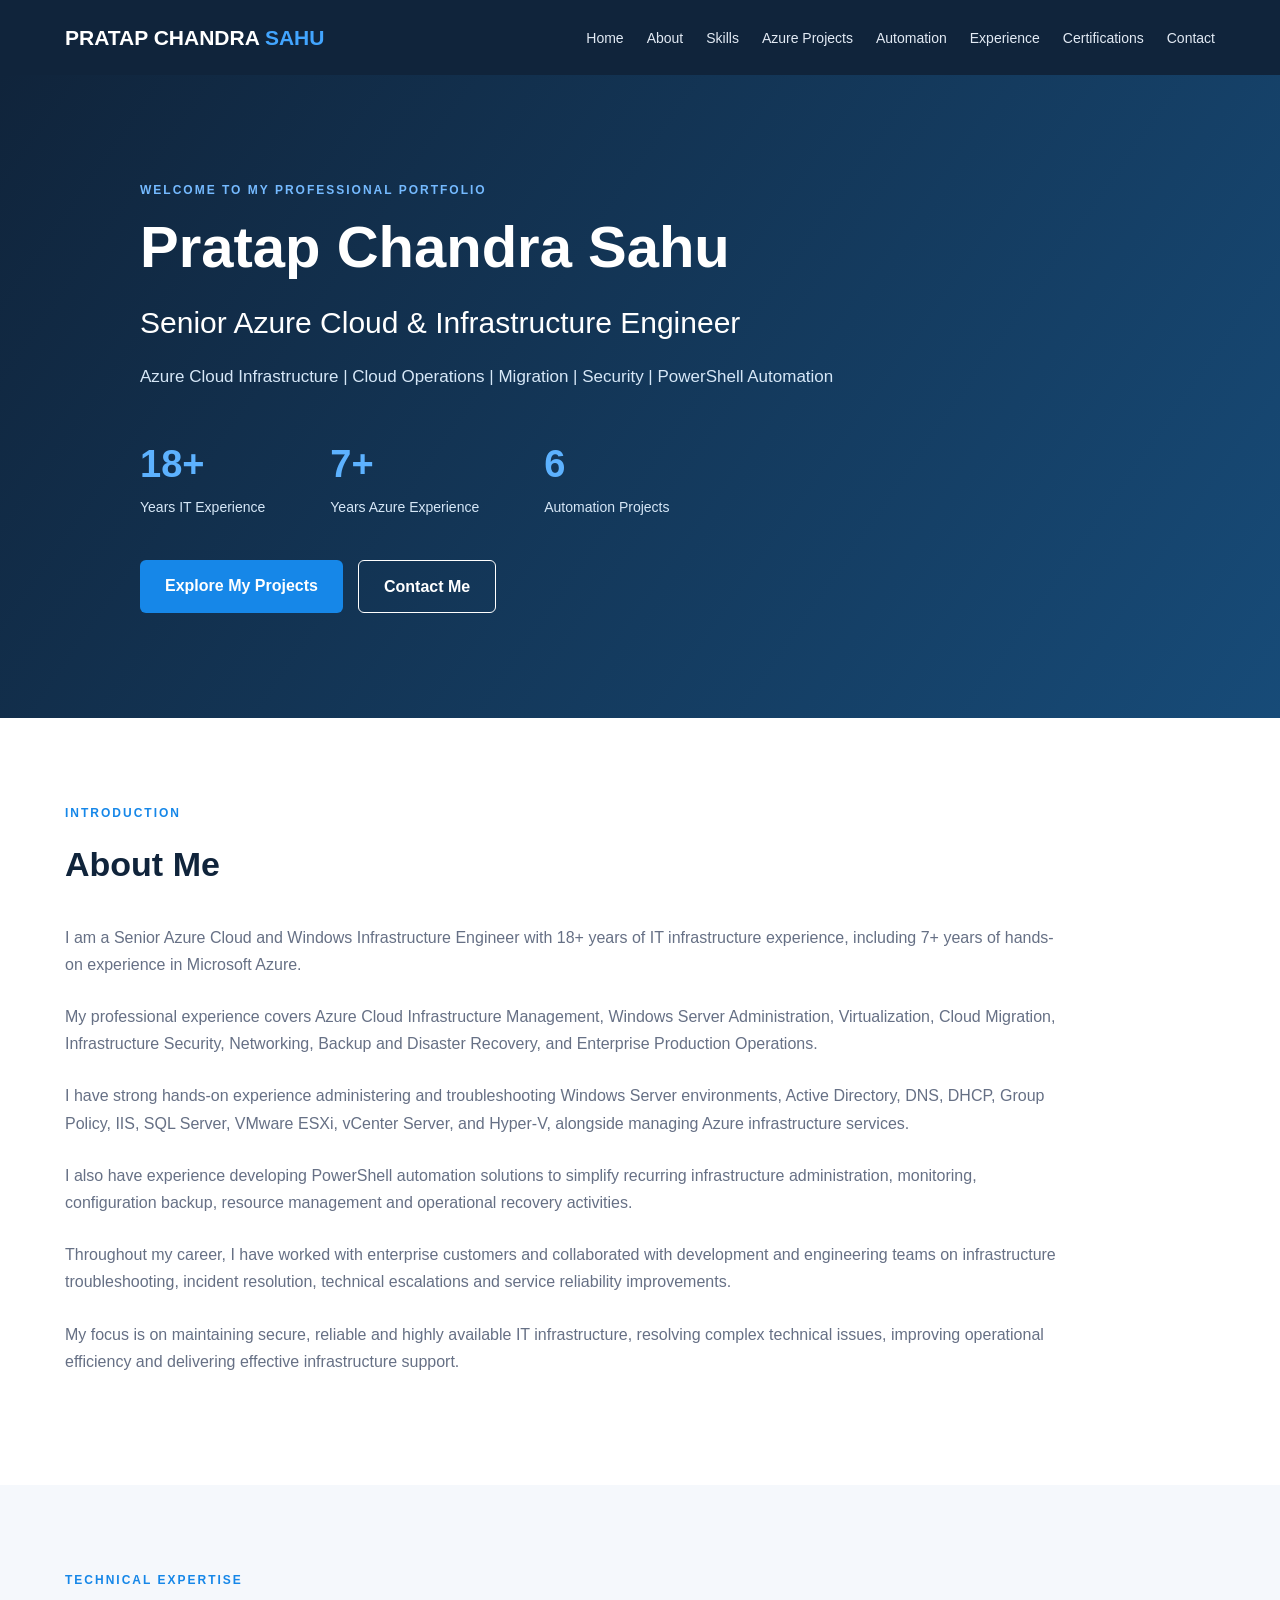
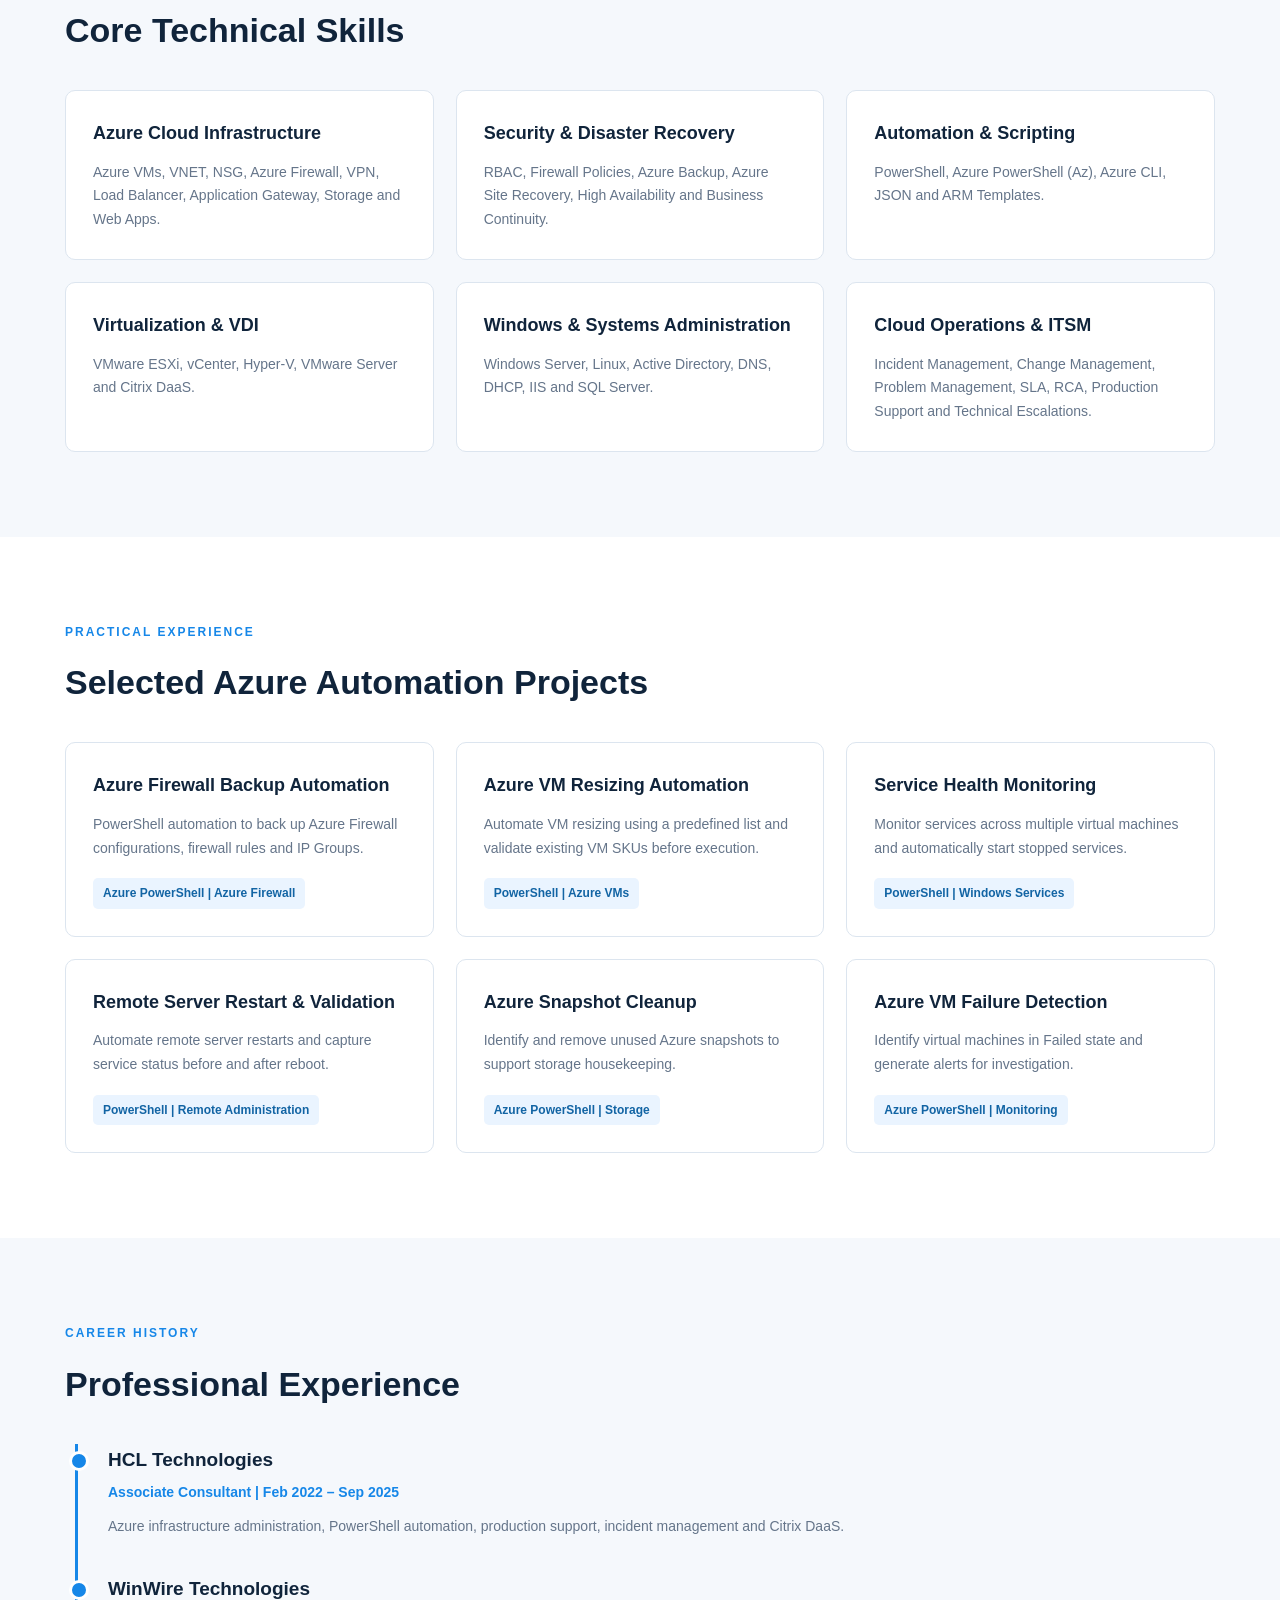
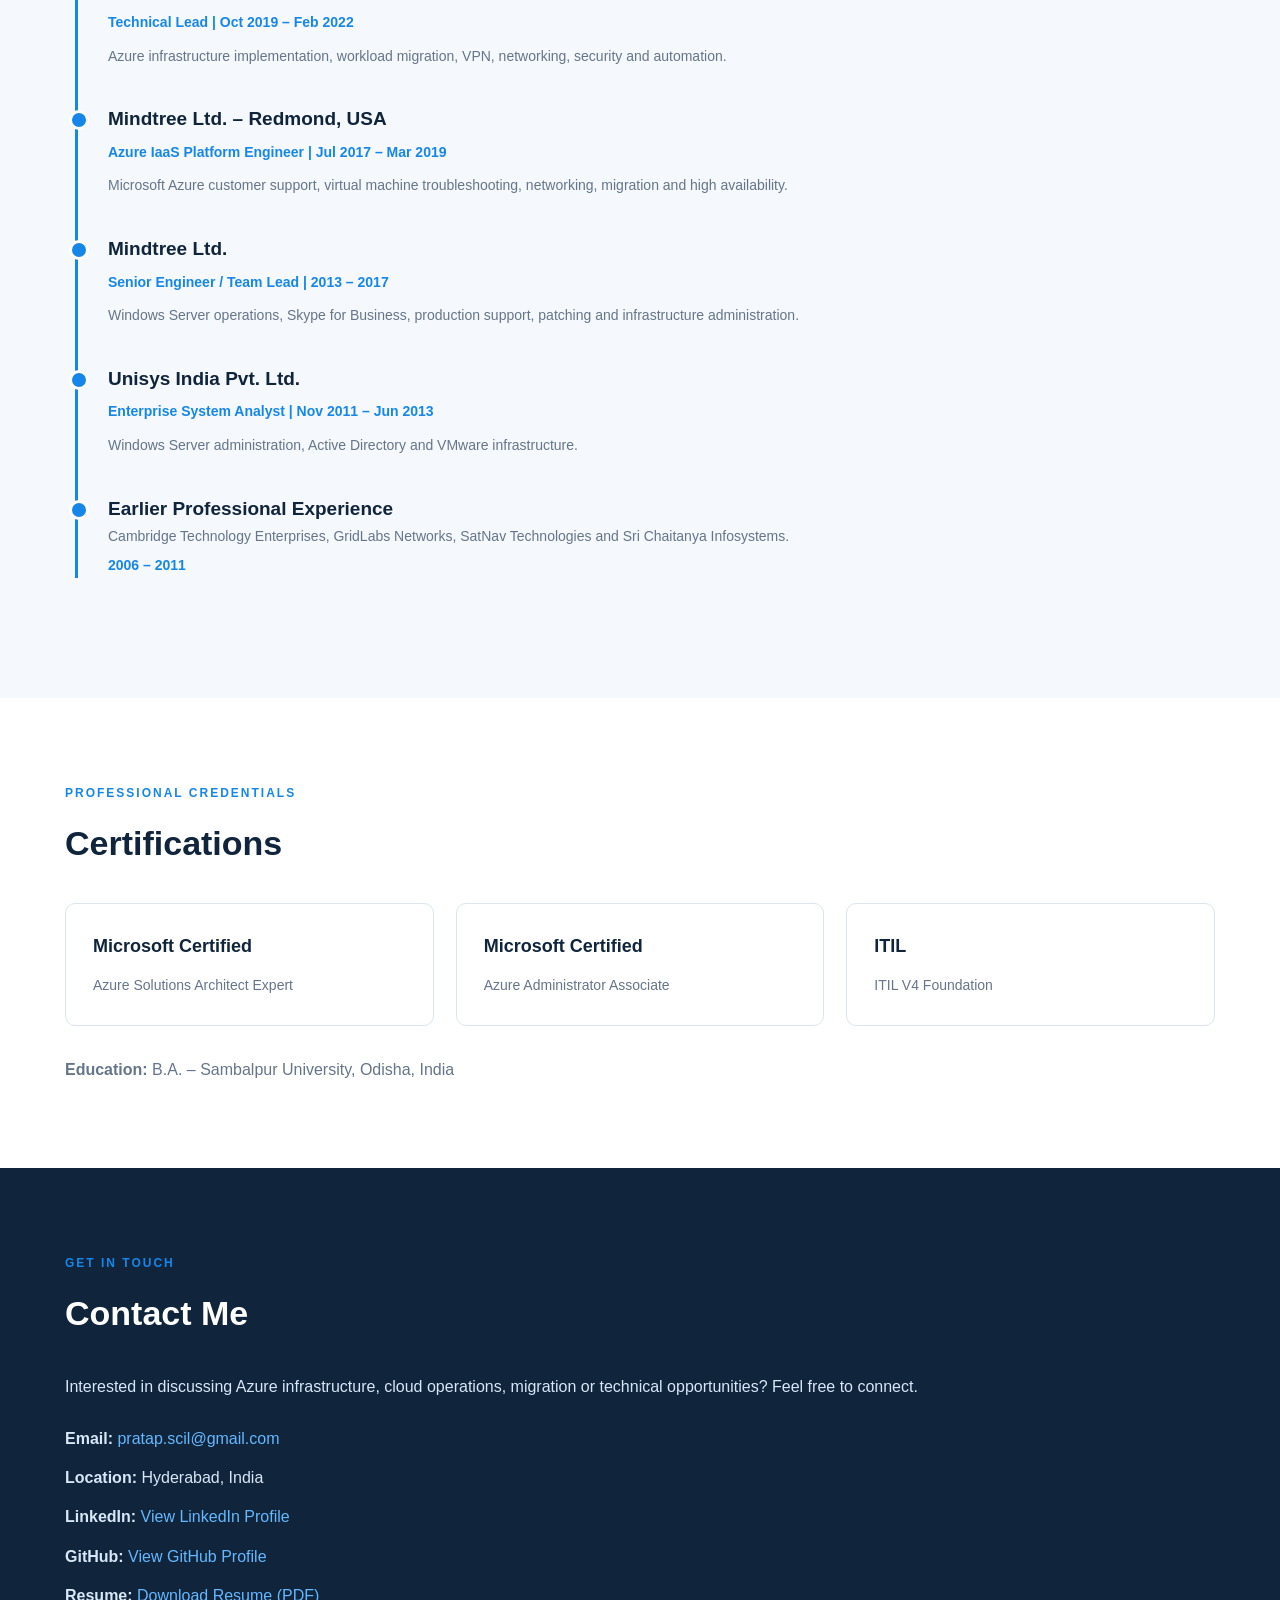
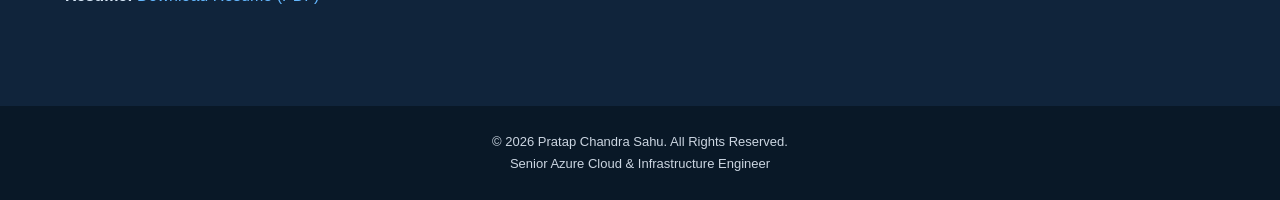
<file: index.html>
<!DOCTYPE html>
<html lang="en">
<head>
    <meta charset="UTF-8">
    <meta name="viewport" content="width=device-width, initial-scale=1.0">

    <meta name="description" content="Professional portfolio of Pratap Chandra Sahu, Senior Azure Cloud Engineer with 18+ years of IT experience and 7+ years of Azure experience.">

    <meta name="author" content="Pratap Chandra Sahuo">

    <title>Pratap Chandra Sahu | Senior Azure Cloud Engineer</title>

    <link rel="stylesheet" href="assets/css/style.css">
</head>

<body>

<!-- Navigation -->
<header class="header">
    <nav class="navbar container">

        <a href="#home" class="logo">
            PRATAP CHANDRA <span>SAHU</span>
        </a>

        <button class="menu-toggle"
                id="menuToggle"
                aria-label="Toggle navigation"
                aria-expanded="false">
            ☰
        </button>

        <ul class="nav-links" id="navLinks">
            <li><a href="#home">Home</a></li>
            <li><a href="#about">About</a></li>
            <li><a href="#skills">Skills</a></li>
            <li><a href="azure-projects.html">Azure Projects</a></li>
            <li><a href="automation.html">Automation</a></li>
            <li><a href="#experience">Experience</a></li>
            <li><a href="certifications.html">Certifications</a></li>
            <li><a href="#contact">Contact</a></li>
        </ul>

    </nav>
</header>

<main>

<!-- Hero Section -->
<section id="home" class="hero">
    <div class="container hero-content">

        <p class="eyebrow">WELCOME TO MY PROFESSIONAL PORTFOLIO</p>

        <h1>
            Pratap Chandra Sahu
        </h1>

        <h2>
            Senior Azure Cloud & Infrastructure Engineer
        </h2>

        <p class="hero-description">
            Azure Cloud Infrastructure | Cloud Operations |
            Migration | Security | PowerShell Automation
        </p>

        <div class="experience-stats">
            <div>
                <strong>18+</strong>
                <span>Years IT Experience</span>
            </div>

            <div>
                <strong>7+</strong>
                <span>Years Azure Experience</span>
            </div>

            <div>
                <strong>6</strong>
                <span>Automation Projects</span>
            </div>
        </div>

        <div class="hero-buttons">
            <a href="#projects" class="btn btn-primary">
                Explore My Projects
            </a>

            <a href="#contact" class="btn btn-outline">
                Contact Me
            </a>
        </div>

    </div>
</section>

<!-- About Section -->
<section id="about" class="section">
    <div class="container">

        <p class="section-label">INTRODUCTION</p>
        <h2 class="section-title">About Me</h2>

        <p class="section-description">
            I am a Senior Azure Cloud and Windows Infrastructure
            Engineer with 18+ years of IT infrastructure experience,
            including 7+ years of hands-on experience in Microsoft Azure.
        </p>

        <p class="section-description">
            My professional experience covers Azure Cloud Infrastructure
            Management, Windows Server Administration, Virtualization,
            Cloud Migration, Infrastructure Security, Networking,
            Backup and Disaster Recovery, and Enterprise Production Operations.
        </p>

        <p class="section-description">
            I have strong hands-on experience administering and
            troubleshooting Windows Server environments, Active Directory,
            DNS, DHCP, Group Policy, IIS, SQL Server, VMware ESXi,
            vCenter Server, and Hyper-V, alongside managing Azure
            infrastructure services.
        </p>

        <p class="section-description">
            I also have experience developing PowerShell automation
            solutions to simplify recurring infrastructure administration,
            monitoring, configuration backup, resource management
            and operational recovery activities.
        </p>

        <p class="section-description">
            Throughout my career, I have worked with enterprise customers
            and collaborated with development and engineering teams on
            infrastructure troubleshooting, incident resolution,
            technical escalations and service reliability improvements.
        </p>

        <p class="section-description">
            My focus is on maintaining secure, reliable and highly
            available IT infrastructure, resolving complex technical
            issues, improving operational efficiency and delivering
            effective infrastructure support.
        </p>

    </div>
</section>

<!-- Technical Skills -->
<section id="skills" class="section section-alt">
    <div class="container">

        <p class="section-label">TECHNICAL EXPERTISE</p>
        <h2 class="section-title">Core Technical Skills</h2>

        <div class="skills-grid">

            <div class="skill-card">
                <h3>Azure Cloud Infrastructure</h3>
                <p>
                    Azure VMs, VNET, NSG, Azure Firewall,
                    VPN, Load Balancer, Application Gateway,
                    Storage and Web Apps.
                </p>
            </div>

            <div class="skill-card">
                <h3>Security & Disaster Recovery</h3>
                <p>
                    RBAC, Firewall Policies, Azure Backup,
                    Azure Site Recovery, High Availability
                    and Business Continuity.
                </p>
            </div>

            <div class="skill-card">
                <h3>Automation & Scripting</h3>
                <p>
                    PowerShell, Azure PowerShell (Az),
                    Azure CLI, JSON and ARM Templates.
                </p>
            </div>

            <div class="skill-card">
                <h3>Virtualization & VDI</h3>
                <p>
                    VMware ESXi, vCenter, Hyper-V,
                    VMware Server and Citrix DaaS.
                </p>
            </div>

            <div class="skill-card">
                <h3>Windows & Systems Administration</h3>
                <p>
                    Windows Server, Linux, Active Directory,
                    DNS, DHCP, IIS and SQL Server.
                </p>
            </div>

            <div class="skill-card">
                <h3>Cloud Operations & ITSM</h3>
                <p>
                    Incident Management, Change Management,
                    Problem Management, SLA, RCA,
                    Production Support and Technical Escalations.
                </p>
            </div>

        </div>
    </div>
</section>

<!-- Projects -->
<section id="projects" class="section">
    <div class="container">

        <p class="section-label">PRACTICAL EXPERIENCE</p>
        <h2 class="section-title">Selected Azure Automation Projects</h2>

        <div class="projects-grid">

            <div class="project-card">
                <h3>Azure Firewall Backup Automation</h3>
                <p>
                    PowerShell automation to back up Azure Firewall
                    configurations, firewall rules and IP Groups.
                </p>
                <span>Azure PowerShell | Azure Firewall</span>
            </div>

            <div class="project-card">
                <h3>Azure VM Resizing Automation</h3>
                <p>
                    Automate VM resizing using a predefined list
                    and validate existing VM SKUs before execution.
                </p>
                <span>PowerShell | Azure VMs</span>
            </div>

            <div class="project-card">
                <h3>Service Health Monitoring</h3>
                <p>
                    Monitor services across multiple virtual machines
                    and automatically start stopped services.
                </p>
                <span>PowerShell | Windows Services</span>
            </div>

            <div class="project-card">
                <h3>Remote Server Restart & Validation</h3>
                <p>
                    Automate remote server restarts and capture
                    service status before and after reboot.
                </p>
                <span>PowerShell | Remote Administration</span>
            </div>

            <div class="project-card">
                <h3>Azure Snapshot Cleanup</h3>
                <p>
                    Identify and remove unused Azure snapshots
                    to support storage housekeeping.
                </p>
                <span>Azure PowerShell | Storage</span>
            </div>

            <div class="project-card">
                <h3>Azure VM Failure Detection</h3>
                <p>
                    Identify virtual machines in Failed state
                    and generate alerts for investigation.
                </p>
                <span>Azure PowerShell | Monitoring</span>
            </div>

        </div>
    </div>
</section>

<!-- Experience -->
<section id="experience" class="section section-alt">
    <div class="container">

        <p class="section-label">CAREER HISTORY</p>
        <h2 class="section-title">Professional Experience</h2>

        <div class="timeline">

            <div class="timeline-item">
                <h3>HCL Technologies</h3>
                <p class="job-title">
                    Associate Consultant | Feb 2022 – Sep 2025
                </p>
                <p>
                    Azure infrastructure administration,
                    PowerShell automation, production support,
                    incident management and Citrix DaaS.
                </p>
            </div>

            <div class="timeline-item">
                <h3>WinWire Technologies</h3>
                <p class="job-title">
                    Technical Lead | Oct 2019 – Feb 2022
                </p>
                <p>
                    Azure infrastructure implementation,
                    workload migration, VPN, networking,
                    security and automation.
                </p>
            </div>

            <div class="timeline-item">
                <h3>Mindtree Ltd. – Redmond, USA</h3>
                <p class="job-title">
                    Azure IaaS Platform Engineer | Jul 2017 – Mar 2019
                </p>
                <p>
                    Microsoft Azure customer support,
                    virtual machine troubleshooting,
                    networking, migration and high availability.
                </p>
            </div>

            <div class="timeline-item">
                <h3>Mindtree Ltd.</h3>
                <p class="job-title">
                    Senior Engineer / Team Lead | 2013 – 2017
                </p>
                <p>
                    Windows Server operations, Skype for Business,
                    production support, patching and infrastructure
                    administration.
                </p>
            </div>

            <div class="timeline-item">
                <h3>Unisys India Pvt. Ltd.</h3>
                <p class="job-title">
                    Enterprise System Analyst | Nov 2011 – Jun 2013
                </p>
                <p>
                    Windows Server administration,
                    Active Directory and VMware infrastructure.
                </p>
            </div>

            <div class="timeline-item">
                <h3>Earlier Professional Experience</h3>
                <p>
                    Cambridge Technology Enterprises,
                    GridLabs Networks, SatNav Technologies
                    and Sri Chaitanya Infosystems.
                </p>
                <p class="job-title">
                    2006 – 2011
                </p>
            </div>

        </div>
    </div>
</section>

<!-- Certifications -->
<section id="certifications" class="section">
    <div class="container">

        <p class="section-label">PROFESSIONAL CREDENTIALS</p>
        <h2 class="section-title">Certifications</h2>

        <div class="certification-grid">

            <div class="certification-card">
                <h3>Microsoft Certified</h3>
                <p>Azure Solutions Architect Expert</p>
            </div>

            <div class="certification-card">
                <h3>Microsoft Certified</h3>
                <p>Azure Administrator Associate</p>
            </div>

            <div class="certification-card">
                <h3>ITIL</h3>
                <p>ITIL V4 Foundation</p>
            </div>

        </div>

        <p class="education">
            <strong>Education:</strong>
            B.A. – Sambalpur University, Odisha, India
        </p>

    </div>
</section>

<!-- Contact -->
<section id="contact" class="section contact-section">
    <div class="container">

        <p class="section-label">GET IN TOUCH</p>
        <h2 class="section-title">Contact Me</h2>

        <p>
            Interested in discussing Azure infrastructure,
            cloud operations, migration or technical opportunities?
            Feel free to connect.
        </p>

        <div class="contact-details">

            <p>
                <strong>Email:</strong>
                <a href="mailto:pratap.scil@gmail.com">
                    pratap.scil@gmail.com
                </a>
            </p>

            <p>
                <strong>Location:</strong> Hyderabad, India
            </p>

            <p>
                <strong>LinkedIn:</strong>
                <a href="https://www.linkedin.com/in/pratap-sahu/"
                   target="_blank"
                   rel="noopener noreferrer">
                    View LinkedIn Profile
                </a>
            </p>

            <p>
                <strong>GitHub:</strong>
                <a href="https://github.com/pratapscilgit"
                   target="_blank"
                   rel="noopener noreferrer">
                    View GitHub Profile
                </a>
            </p>

            <p>
                <strong>Resume:</strong>
                <a href="assets/documents/Pratap_Chandra_Sahu_Resume_10_Public_Portfolio.pdf"
                   download>
                    Download Resume (PDF)
                </a>
            </p>

        </div>

    </div>
</section>

</main>

<!-- Footer -->
<footer class="footer">
    <div class="container">
        <p>
            &copy; <span id="currentYear"></span>
            Pratap Chandra Sahu. All Rights Reserved.
        </p>
        <p>Senior Azure Cloud & Infrastructure Engineer</p>
    </div>
</footer>

<script src="assets/js/script.js"></script>

</body>
</html>
</file>
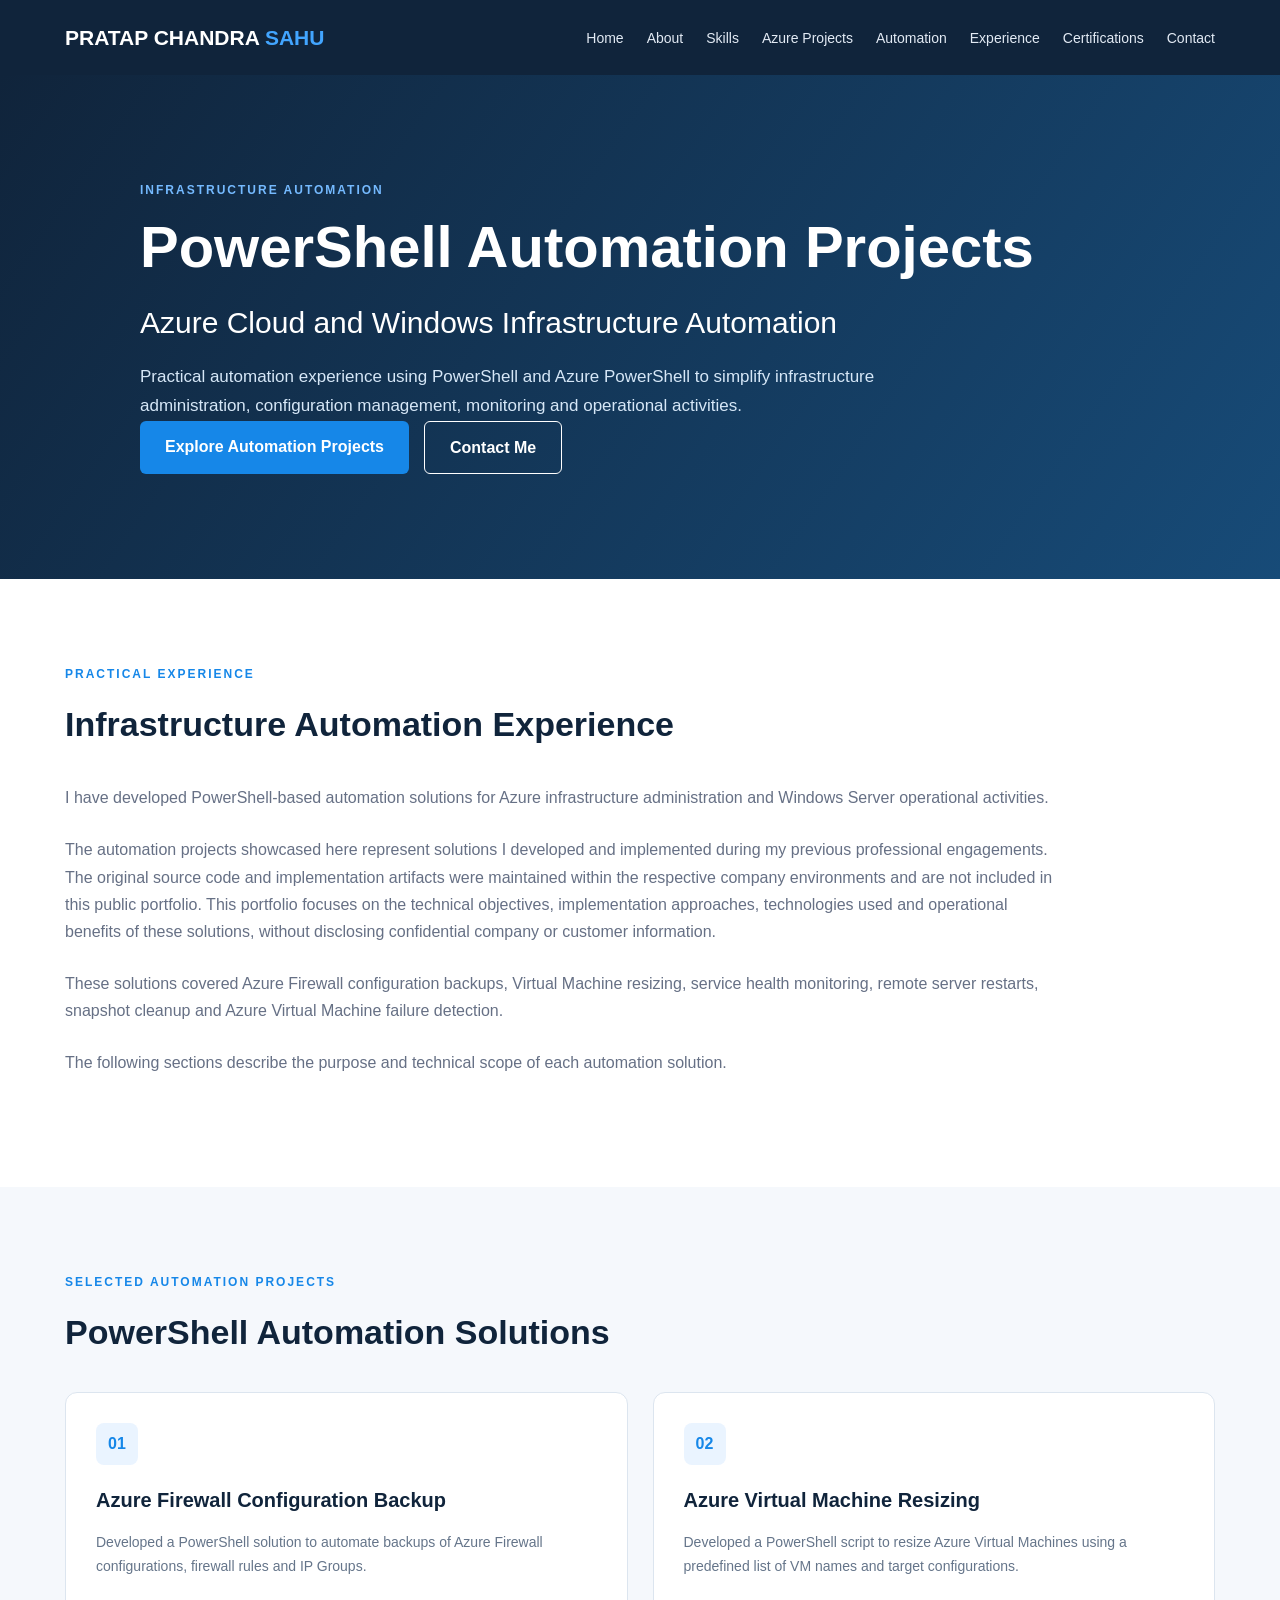
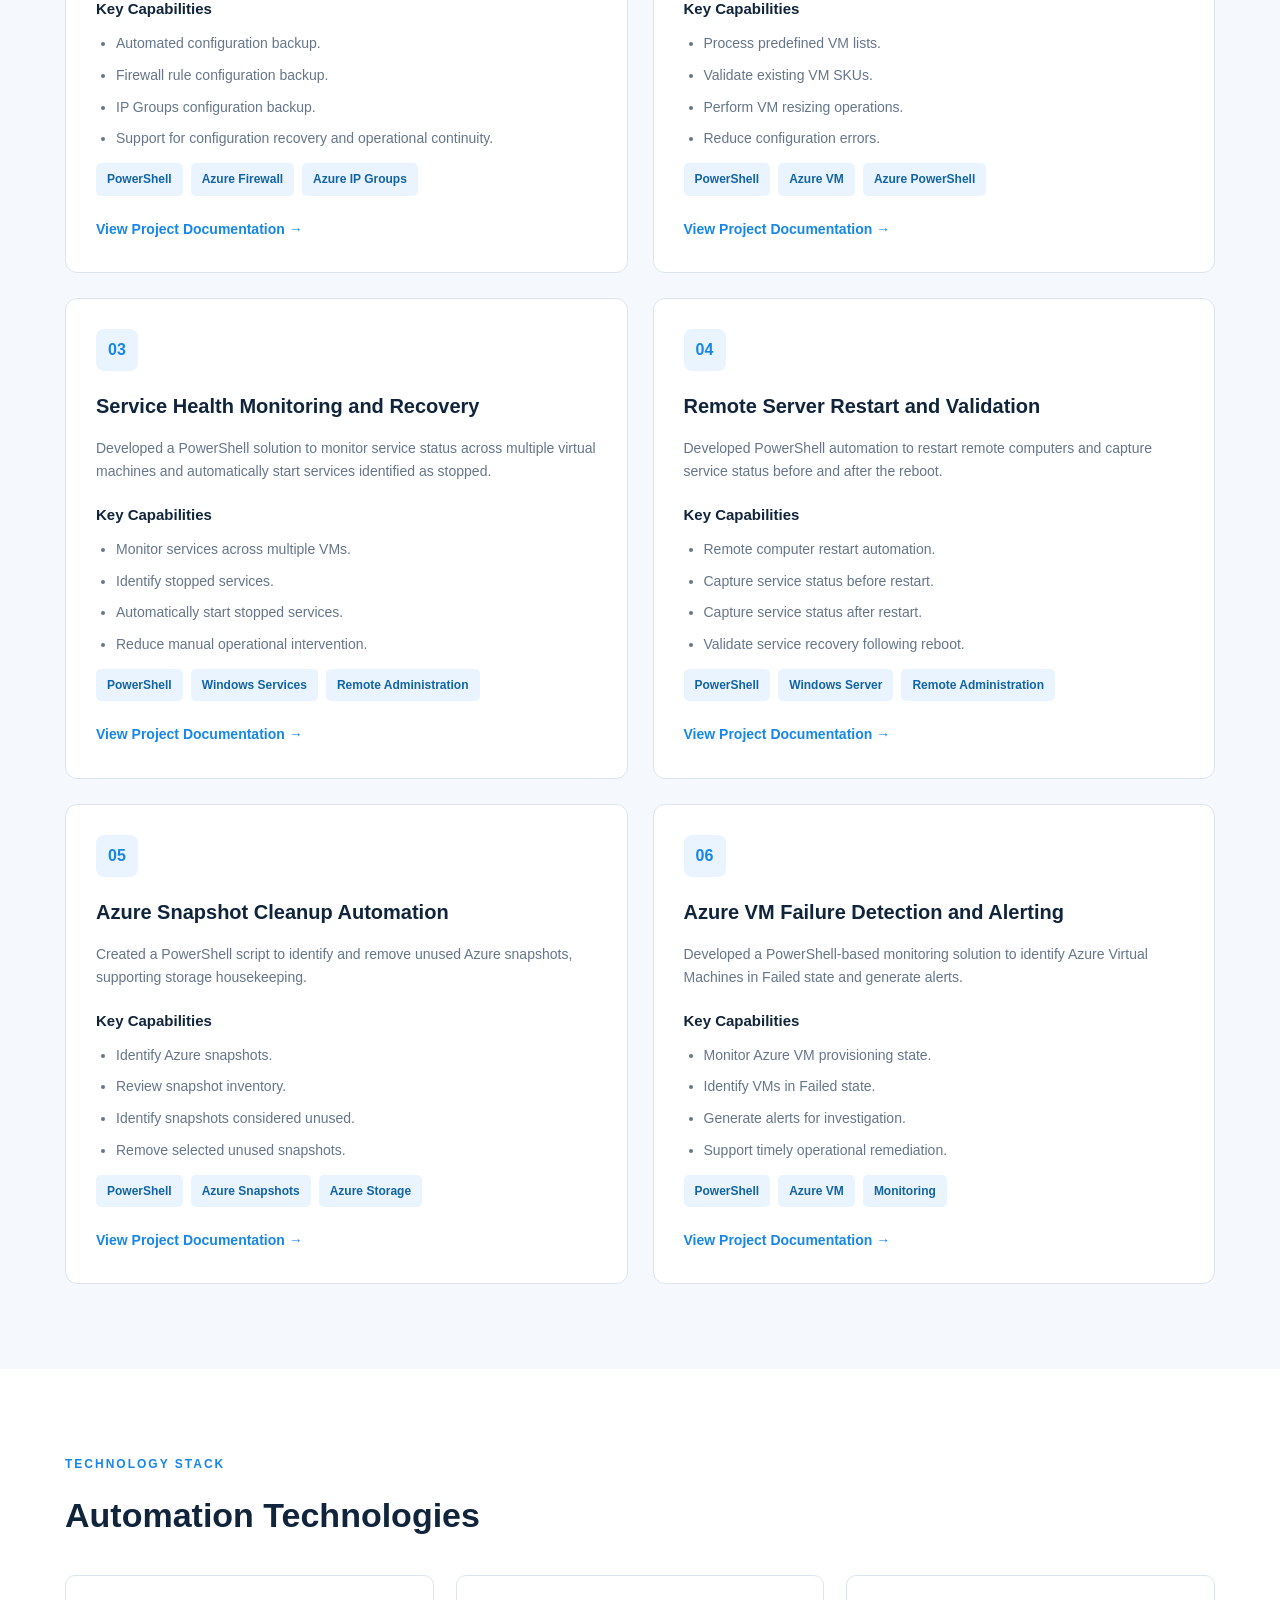
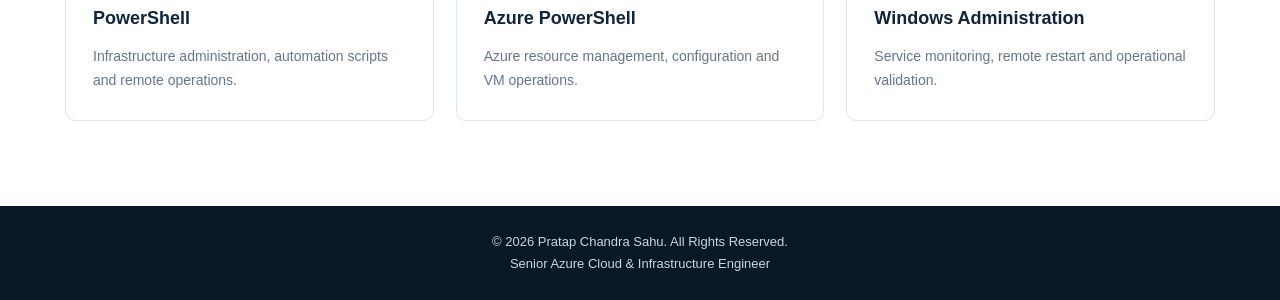
<file: automation.html>
<!DOCTYPE html>
<html lang="en">

<head>
    <meta charset="UTF-8">
    <meta name="viewport" content="width=device-width, initial-scale=1.0">

    <meta name="description"
          content="PowerShell and Azure infrastructure automation projects by Pratap Chandra Sahu.">

    <meta name="author" content="Pratap Chandra Sahu">

    <title>PowerShell Automation Projects | Pratap Chandra Sahu</title>

    <link rel="stylesheet" href="assets/css/style.css">
</head>

<body>

<!-- Navigation -->
<header class="header">

    <nav class="navbar container">

        <a href="index.html#home" class="logo">
            PRATAP CHANDRA <span>SAHU</span>
        </a>

        <button class="menu-toggle"
                id="menuToggle"
                aria-label="Toggle navigation"
                aria-expanded="false">
            ☰
        </button>

        <ul class="nav-links" id="navLinks">
            <li><a href="index.html#home">Home</a></li>
            <li><a href="index.html#about">About</a></li>
            <li><a href="index.html#skills">Skills</a></li>
            <li><a href="azure-projects.html">Azure Projects</a></li>
            <li><a href="automation.html">Automation</a></li>
            <li><a href="index.html#experience">Experience</a></li>
            <li><a href="index.html#certifications">Certifications</a></li>
            <li><a href="index.html#contact">Contact</a></li>
        </ul>

    </nav>

</header>

<main>

<!-- Hero Section -->
<section class="hero">

    <div class="container hero-content">

        <p class="eyebrow">INFRASTRUCTURE AUTOMATION</p>

        <h1>PowerShell Automation Projects</h1>

        <h2>
            Azure Cloud and Windows Infrastructure Automation
        </h2>

        <p class="hero-description">

            Practical automation experience using PowerShell
            and Azure PowerShell to simplify infrastructure
            administration, configuration management,
            monitoring and operational activities.

        </p>

        <div class="hero-buttons">

            <a href="#automation-projects" class="btn btn-primary">
                Explore Automation Projects
            </a>

            <a href="index.html#contact" class="btn btn-outline">
                Contact Me
            </a>

        </div>

    </div>

</section>

<!-- Introduction -->
<section class="section">

    <div class="container">

        <p class="section-label">PRACTICAL EXPERIENCE</p>

        <h2 class="section-title">
            Infrastructure Automation Experience
        </h2>

        <p class="section-description">

            I have developed PowerShell-based automation solutions
            for Azure infrastructure administration and Windows
            Server operational activities.

                       
        </p>

        <p class="section-description">

            
            The automation projects showcased here represent solutions 
            I developed and implemented during my previous professional engagements.

            The original source code and implementation artifacts were 
            maintained within the respective company environments and are not included in this public portfolio.

            This portfolio focuses on the technical objectives, implementation 
            approaches, technologies used and operational benefits of these solutions, without disclosing confidential company or customer information.

                       
        </p>

        <p class="section-description">

            These solutions covered Azure Firewall configuration
            backups, Virtual Machine resizing, service health
            monitoring, remote server restarts, snapshot cleanup
            and Azure Virtual Machine failure detection.

        </p>

        <p class="section-description">

            The following sections describe the purpose and
            technical scope of each automation solution.

        </p>

    </div>

</section>

<!-- Automation Projects -->
<section id="automation-projects" class="section section-alt">

    <div class="container">

        <p class="section-label">SELECTED AUTOMATION PROJECTS</p>

        <h2 class="section-title">
            PowerShell Automation Solutions
        </h2>

        <div class="automation-grid">

            <!-- Project 1 -->
            <article class="automation-card">

                <div class="project-number">01</div>

                <h3>Azure Firewall Configuration Backup</h3>

                <p>
                    Developed a PowerShell solution to automate
                    backups of Azure Firewall configurations,
                    firewall rules and IP Groups.
                </p>

                <h4>Key Capabilities</h4>

                <ul>
                    <li>Automated configuration backup.</li>
                    <li>Firewall rule configuration backup.</li>
                    <li>IP Groups configuration backup.</li>
                    <li>Support for configuration recovery and operational continuity.</li>
                </ul>

                <div class="technology-tags">
                    <span>PowerShell</span>
                    <span>Azure Firewall</span>
                    <span>Azure IP Groups</span>
                </div>

                <a href="projects/firewall-backup.md"
                   class="project-link">
                    View Project Documentation →
                </a>

            </article>

            <!-- Project 2 -->
            <article class="automation-card">

                <div class="project-number">02</div>

                <h3>Azure Virtual Machine Resizing</h3>

                <p>
                    Developed a PowerShell script to resize Azure
                    Virtual Machines using a predefined list of
                    VM names and target configurations.
                </p>

                <h4>Key Capabilities</h4>

                <ul>
                    <li>Process predefined VM lists.</li>
                    <li>Validate existing VM SKUs.</li>
                    <li>Perform VM resizing operations.</li>
                    <li>Reduce configuration errors.</li>
                </ul>

                <div class="technology-tags">
                    <span>PowerShell</span>
                    <span>Azure VM</span>
                    <span>Azure PowerShell</span>
                </div>

                <a href="projects/vm-resizing.md"
                   class="project-link">
                    View Project Documentation →
                </a>

            </article>

            <!-- Project 3 -->
            <article class="automation-card">

                <div class="project-number">03</div>

                <h3>Service Health Monitoring and Recovery</h3>

                <p>
                    Developed a PowerShell solution to monitor
                    service status across multiple virtual machines
                    and automatically start services identified
                    as stopped.
                </p>

                <h4>Key Capabilities</h4>

                <ul>
                    <li>Monitor services across multiple VMs.</li>
                    <li>Identify stopped services.</li>
                    <li>Automatically start stopped services.</li>
                    <li>Reduce manual operational intervention.</li>
                </ul>

                <div class="technology-tags">
                    <span>PowerShell</span>
                    <span>Windows Services</span>
                    <span>Remote Administration</span>
                </div>

                <a href="projects/service-monitoring.md"
                   class="project-link">
                    View Project Documentation →
                </a>

            </article>

            <!-- Project 4 -->
            <article class="automation-card">

                <div class="project-number">04</div>

                <h3>Remote Server Restart and Validation</h3>

                <p>
                    Developed PowerShell automation to restart
                    remote computers and capture service status
                    before and after the reboot.
                </p>

                <h4>Key Capabilities</h4>

                <ul>
                    <li>Remote computer restart automation.</li>
                    <li>Capture service status before restart.</li>
                    <li>Capture service status after restart.</li>
                    <li>Validate service recovery following reboot.</li>
                </ul>

                <div class="technology-tags">
                    <span>PowerShell</span>
                    <span>Windows Server</span>
                    <span>Remote Administration</span>
                </div>

                <a href="projects/remote-restart.md"
                   class="project-link">
                    View Project Documentation →
                </a>

            </article>

            <!-- Project 5 -->
            <article class="automation-card">

                <div class="project-number">05</div>

                <h3>Azure Snapshot Cleanup Automation</h3>

                <p>
                    Created a PowerShell script to identify and
                    remove unused Azure snapshots, supporting
                    storage housekeeping.
                </p>

                <h4>Key Capabilities</h4>

                <ul>
                    <li>Identify Azure snapshots.</li>
                    <li>Review snapshot inventory.</li>
                    <li>Identify snapshots considered unused.</li>
                    <li>Remove selected unused snapshots.</li>
                </ul>

                <div class="technology-tags">
                    <span>PowerShell</span>
                    <span>Azure Snapshots</span>
                    <span>Azure Storage</span>
                </div>

                <a href="projects/snapshot-cleanup.md"
                   class="project-link">
                    View Project Documentation →
                </a>

            </article>

            <!-- Project 6 -->
            <article class="automation-card">

                <div class="project-number">06</div>

                <h3>Azure VM Failure Detection and Alerting</h3>

                <p>
                    Developed a PowerShell-based monitoring
                    solution to identify Azure Virtual Machines
                    in Failed state and generate alerts.
                </p>

                <h4>Key Capabilities</h4>

                <ul>
                    <li>Monitor Azure VM provisioning state.</li>
                    <li>Identify VMs in Failed state.</li>
                    <li>Generate alerts for investigation.</li>
                    <li>Support timely operational remediation.</li>
                </ul>

                <div class="technology-tags">
                    <span>PowerShell</span>
                    <span>Azure VM</span>
                    <span>Monitoring</span>
                </div>

                <a href="projects/vm-failure-alerting.md"
                   class="project-link">
                    View Project Documentation →
                </a>

            </article>

        </div>

    </div>

</section>

<!-- Technical Skills -->
<section class="section">

    <div class="container">

        <p class="section-label">TECHNOLOGY STACK</p>

        <h2 class="section-title">
            Automation Technologies
        </h2>

        <div class="skills-grid">

            <div class="skill-card">
                <h3>PowerShell</h3>
                <p>
                    Infrastructure administration,
                    automation scripts and remote operations.
                </p>
            </div>

            <div class="skill-card">
                <h3>Azure PowerShell</h3>
                <p>
                    Azure resource management,
                    configuration and VM operations.
                </p>
            </div>

            <div class="skill-card">
                <h3>Windows Administration</h3>
                <p>
                    Service monitoring, remote restart
                    and operational validation.
                </p>
            </div>

        </div>

    </div>

</section>

<!-- Footer -->
<footer class="footer">

    <div class="container">

        <p>
            &copy; <span id="currentYear"></span>
            Pratap Chandra Sahu. All Rights Reserved.
        </p>

        <p>Senior Azure Cloud & Infrastructure Engineer</p>

    </div>

</footer>

<script src="assets/js/script.js"></script>

</body>
</html>
</file>
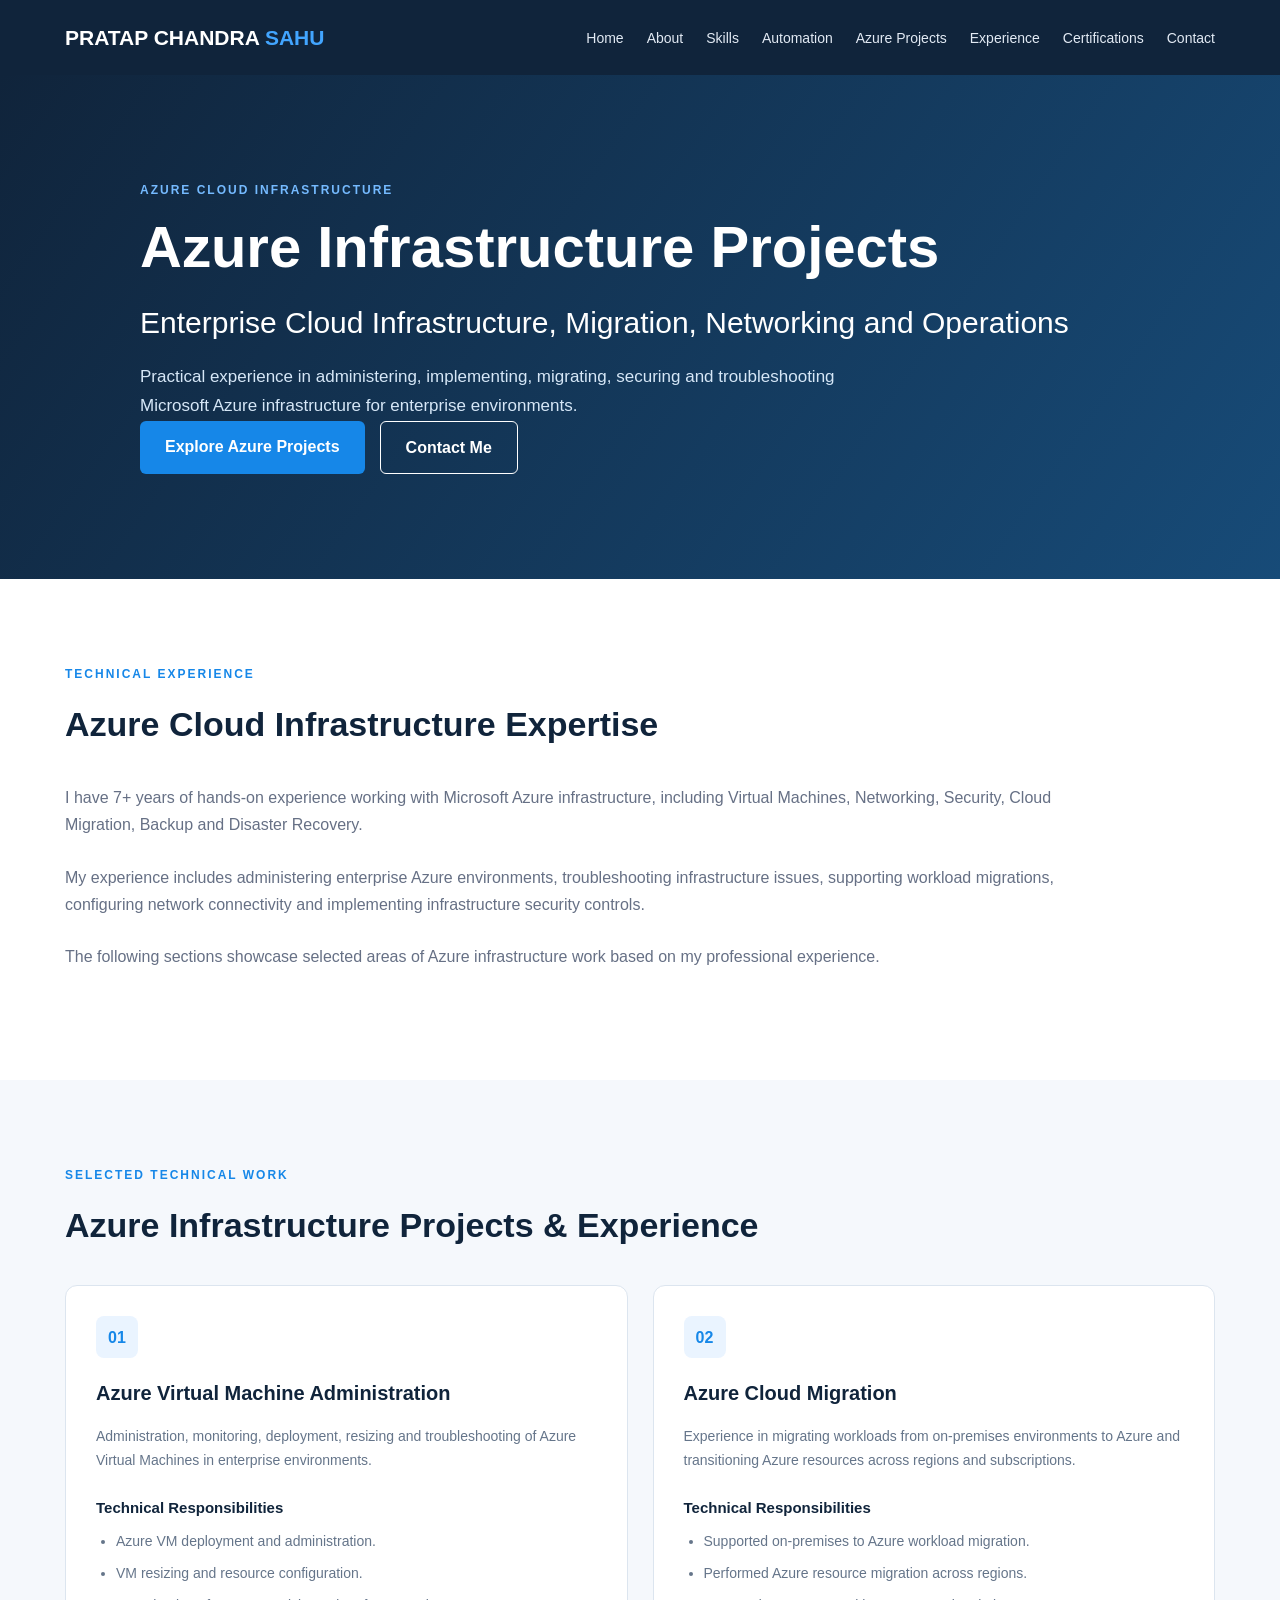
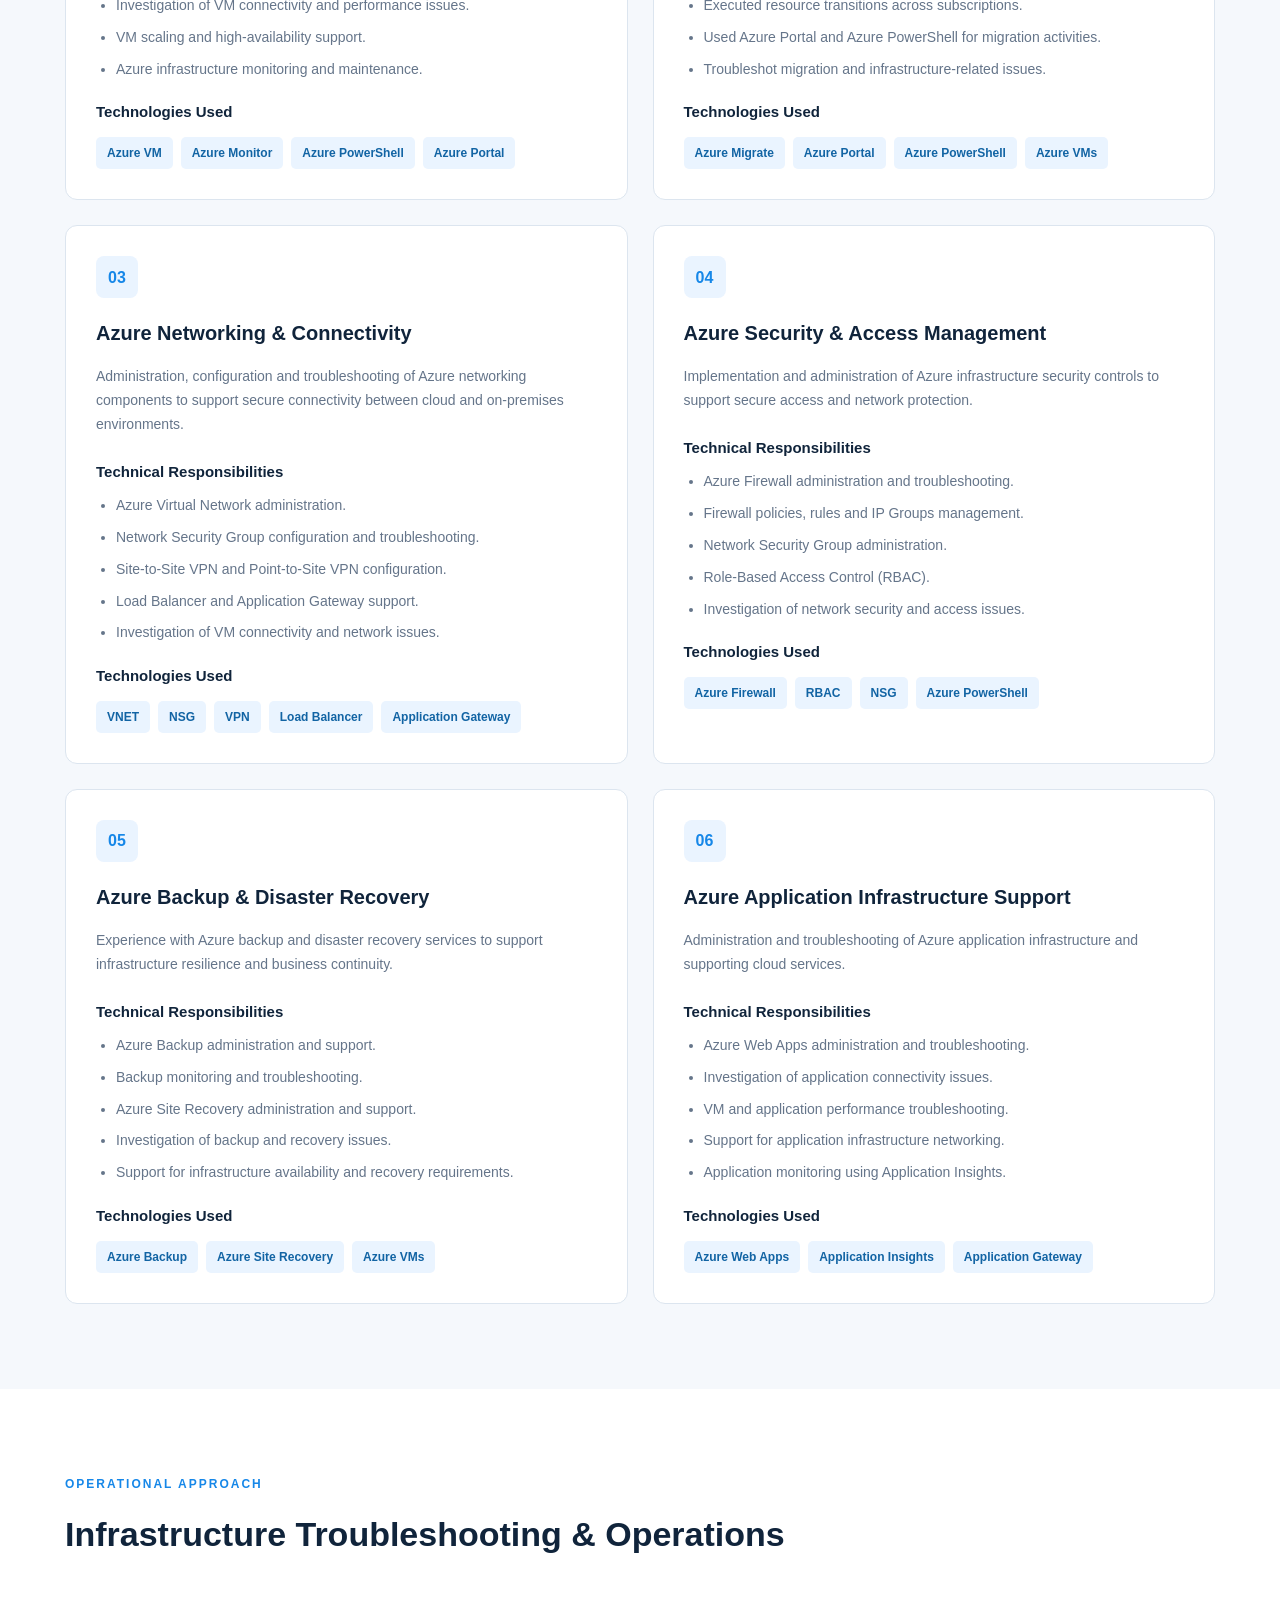
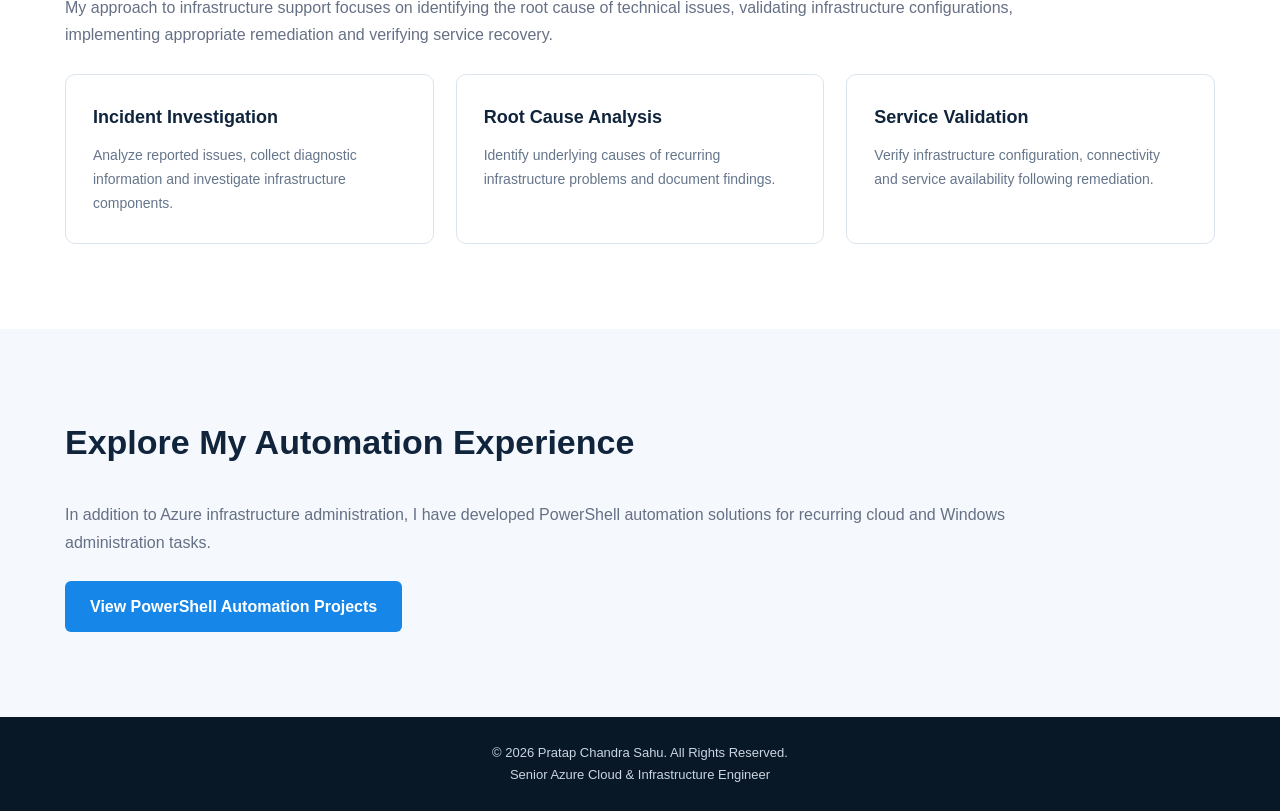
<file: azure-projects.html>
<!DOCTYPE html>
<html lang="en">

<head>
    <meta charset="UTF-8">
    <meta name="viewport" content="width=device-width, initial-scale=1.0">

    <meta name="description"
          content="Azure infrastructure experience of Pratap Chandra Sahu, covering Azure VMs, migration, networking, security, backup and disaster recovery.">

    <meta name="author" content="Pratap Chandra Sahu">

    <title>Azure Infrastructure Projects | Pratap Chandra Sahu</title>

    <link rel="stylesheet" href="assets/css/style.css">
</head>

<body>

<!-- Navigation -->
<header class="header">

    <nav class="navbar container">

        <a href="index.html#home" class="logo">
            PRATAP CHANDRA <span>SAHU</span>
        </a>

        <button class="menu-toggle"
                id="menuToggle"
                aria-label="Toggle navigation"
                aria-expanded="false">
            ☰
        </button>

        <ul class="nav-links" id="navLinks">
            <li><a href="index.html#home">Home</a></li>
            <li><a href="index.html#about">About</a></li>
            <li><a href="index.html#skills">Skills</a></li>
            <li><a href="index.html#projects">Automation</a></li>
            <li><a href="azure-projects.html">Azure Projects</a></li>
            <li><a href="index.html#experience">Experience</a></li>
            <li><a href="index.html#certifications">Certifications</a></li>
            <li><a href="index.html#contact">Contact</a></li>
        </ul>

    </nav>

</header>

<main>

<!-- Page Introduction -->
<section class="hero">

    <div class="container hero-content">

        <p class="eyebrow">AZURE CLOUD INFRASTRUCTURE</p>

        <h1>Azure Infrastructure Projects</h1>

        <h2>
            Enterprise Cloud Infrastructure,
            Migration, Networking and Operations
        </h2>

        <p class="hero-description">
            Practical experience in administering, implementing,
            migrating, securing and troubleshooting Microsoft Azure
            infrastructure for enterprise environments.
        </p>

        <div class="hero-buttons">

            <a href="#azure-project-list" class="btn btn-primary">
                Explore Azure Projects
            </a>

            <a href="index.html#contact" class="btn btn-outline">
                Contact Me
            </a>

        </div>

    </div>

</section>

<!-- Introduction -->
<section class="section">

    <div class="container">

        <p class="section-label">TECHNICAL EXPERIENCE</p>

        <h2 class="section-title">
            Azure Cloud Infrastructure Expertise
        </h2>

        <p class="section-description">

            I have 7+ years of hands-on experience working with
            Microsoft Azure infrastructure, including Virtual
            Machines, Networking, Security, Cloud Migration,
            Backup and Disaster Recovery.

        </p>

        <p class="section-description">

            My experience includes administering enterprise Azure
            environments, troubleshooting infrastructure issues,
            supporting workload migrations, configuring network
            connectivity and implementing infrastructure security
            controls.

        </p>

        <p class="section-description">

            The following sections showcase selected areas of
            Azure infrastructure work based on my professional
            experience.

        </p>

    </div>

</section>

<!-- Azure Projects -->
<section id="azure-project-list" class="section section-alt">

    <div class="container">

        <p class="section-label">SELECTED TECHNICAL WORK</p>

        <h2 class="section-title">
            Azure Infrastructure Projects & Experience
        </h2>

        <div class="azure-projects-grid">

            <!-- Project 1 -->
            <article class="azure-project-card">

                <div class="project-number">01</div>

                <h3>Azure Virtual Machine Administration</h3>

                <p class="project-overview">
                    Administration, monitoring, deployment,
                    resizing and troubleshooting of Azure
                    Virtual Machines in enterprise environments.
                </p>

                <h4>Technical Responsibilities</h4>

                <ul>
                    <li>Azure VM deployment and administration.</li>
                    <li>VM resizing and resource configuration.</li>
                    <li>Investigation of VM connectivity and performance issues.</li>
                    <li>VM scaling and high-availability support.</li>
                    <li>Azure infrastructure monitoring and maintenance.</li>
                </ul>

                <h4>Technologies Used</h4>

                <div class="technology-tags">
                    <span>Azure VM</span>
                    <span>Azure Monitor</span>
                    <span>Azure PowerShell</span>
                    <span>Azure Portal</span>
                </div>

            </article>

            <!-- Project 2 -->
            <article class="azure-project-card">

                <div class="project-number">02</div>

                <h3>Azure Cloud Migration</h3>

                <p class="project-overview">
                    Experience in migrating workloads from
                    on-premises environments to Azure and
                    transitioning Azure resources across regions
                    and subscriptions.
                </p>

                <h4>Technical Responsibilities</h4>

                <ul>
                    <li>Supported on-premises to Azure workload migration.</li>
                    <li>Performed Azure resource migration across regions.</li>
                    <li>Executed resource transitions across subscriptions.</li>
                    <li>Used Azure Portal and Azure PowerShell for migration activities.</li>
                    <li>Troubleshot migration and infrastructure-related issues.</li>
                </ul>

                <h4>Technologies Used</h4>

                <div class="technology-tags">
                    <span>Azure Migrate</span>
                    <span>Azure Portal</span>
                    <span>Azure PowerShell</span>
                    <span>Azure VMs</span>
                </div>

            </article>

            <!-- Project 3 -->
            <article class="azure-project-card">

                <div class="project-number">03</div>

                <h3>Azure Networking & Connectivity</h3>

                <p class="project-overview">
                    Administration, configuration and troubleshooting
                    of Azure networking components to support
                    secure connectivity between cloud and
                    on-premises environments.
                </p>

                <h4>Technical Responsibilities</h4>

                <ul>
                    <li>Azure Virtual Network administration.</li>
                    <li>Network Security Group configuration and troubleshooting.</li>
                    <li>Site-to-Site VPN and Point-to-Site VPN configuration.</li>
                    <li>Load Balancer and Application Gateway support.</li>
                    <li>Investigation of VM connectivity and network issues.</li>
                </ul>

                <h4>Technologies Used</h4>

                <div class="technology-tags">
                    <span>VNET</span>
                    <span>NSG</span>
                    <span>VPN</span>
                    <span>Load Balancer</span>
                    <span>Application Gateway</span>
                </div>

            </article>

            <!-- Project 4 -->
            <article class="azure-project-card">

                <div class="project-number">04</div>

                <h3>Azure Security & Access Management</h3>

                <p class="project-overview">
                    Implementation and administration of
                    Azure infrastructure security controls
                    to support secure access and network protection.
                </p>

                <h4>Technical Responsibilities</h4>

                <ul>
                    <li>Azure Firewall administration and troubleshooting.</li>
                    <li>Firewall policies, rules and IP Groups management.</li>
                    <li>Network Security Group administration.</li>
                    <li>Role-Based Access Control (RBAC).</li>
                    <li>Investigation of network security and access issues.</li>
                </ul>

                <h4>Technologies Used</h4>

                <div class="technology-tags">
                    <span>Azure Firewall</span>
                    <span>RBAC</span>
                    <span>NSG</span>
                    <span>Azure PowerShell</span>
                </div>

            </article>

            <!-- Project 5 -->
            <article class="azure-project-card">

                <div class="project-number">05</div>

                <h3>Azure Backup & Disaster Recovery</h3>

                <p class="project-overview">
                    Experience with Azure backup and disaster
                    recovery services to support infrastructure
                    resilience and business continuity.
                </p>

                <h4>Technical Responsibilities</h4>

                <ul>
                    <li>Azure Backup administration and support.</li>
                    <li>Backup monitoring and troubleshooting.</li>
                    <li>Azure Site Recovery administration and support.</li>
                    <li>Investigation of backup and recovery issues.</li>
                    <li>Support for infrastructure availability and recovery requirements.</li>
                </ul>

                <h4>Technologies Used</h4>

                <div class="technology-tags">
                    <span>Azure Backup</span>
                    <span>Azure Site Recovery</span>
                    <span>Azure VMs</span>
                </div>

            </article>

            <!-- Project 6 -->
            <article class="azure-project-card">

                <div class="project-number">06</div>

                <h3>Azure Application Infrastructure Support</h3>

                <p class="project-overview">
                    Administration and troubleshooting of
                    Azure application infrastructure and
                    supporting cloud services.
                </p>

                <h4>Technical Responsibilities</h4>

                <ul>
                    <li>Azure Web Apps administration and troubleshooting.</li>
                    <li>Investigation of application connectivity issues.</li>
                    <li>VM and application performance troubleshooting.</li>
                    <li>Support for application infrastructure networking.</li>
                    <li>Application monitoring using Application Insights.</li>
                </ul>

                <h4>Technologies Used</h4>

                <div class="technology-tags">
                    <span>Azure Web Apps</span>
                    <span>Application Insights</span>
                    <span>Application Gateway</span>
                </div>

            </article>

        </div>

    </div>

</section>

<!-- Technical Approach -->
<section class="section">

    <div class="container">

        <p class="section-label">OPERATIONAL APPROACH</p>

        <h2 class="section-title">
            Infrastructure Troubleshooting & Operations
        </h2>

        <p class="section-description">

            My approach to infrastructure support focuses on
            identifying the root cause of technical issues,
            validating infrastructure configurations,
            implementing appropriate remediation and
            verifying service recovery.

        </p>

        <div class="skills-grid">

            <div class="skill-card">
                <h3>Incident Investigation</h3>
                <p>
                    Analyze reported issues, collect diagnostic
                    information and investigate infrastructure
                    components.
                </p>
            </div>

            <div class="skill-card">
                <h3>Root Cause Analysis</h3>
                <p>
                    Identify underlying causes of recurring
                    infrastructure problems and document findings.
                </p>
            </div>

            <div class="skill-card">
                <h3>Service Validation</h3>
                <p>
                    Verify infrastructure configuration,
                    connectivity and service availability
                    following remediation.
                </p>
            </div>

        </div>

    </div>

</section>

<!-- Navigation to Automation -->
<section class="section section-alt">

    <div class="container">

        <h2 class="section-title">
            Explore My Automation Experience
        </h2>

        <p class="section-description">
            In addition to Azure infrastructure administration,
            I have developed PowerShell automation solutions
            for recurring cloud and Windows administration tasks.
        </p>

        <a href="automation.html" class="btn btn-primary">
            View PowerShell Automation Projects
        </a>

    </div>

</section>

</main>

<!-- Footer -->
<footer class="footer">

    <div class="container">

        <p>
            &copy; <span id="currentYear"></span>
            Pratap Chandra Sahu. All Rights Reserved.
        </p>

        <p>Senior Azure Cloud & Infrastructure Engineer</p>

    </div>

</footer>

<script src="assets/js/script.js"></script>

</body>
</html>
</file>
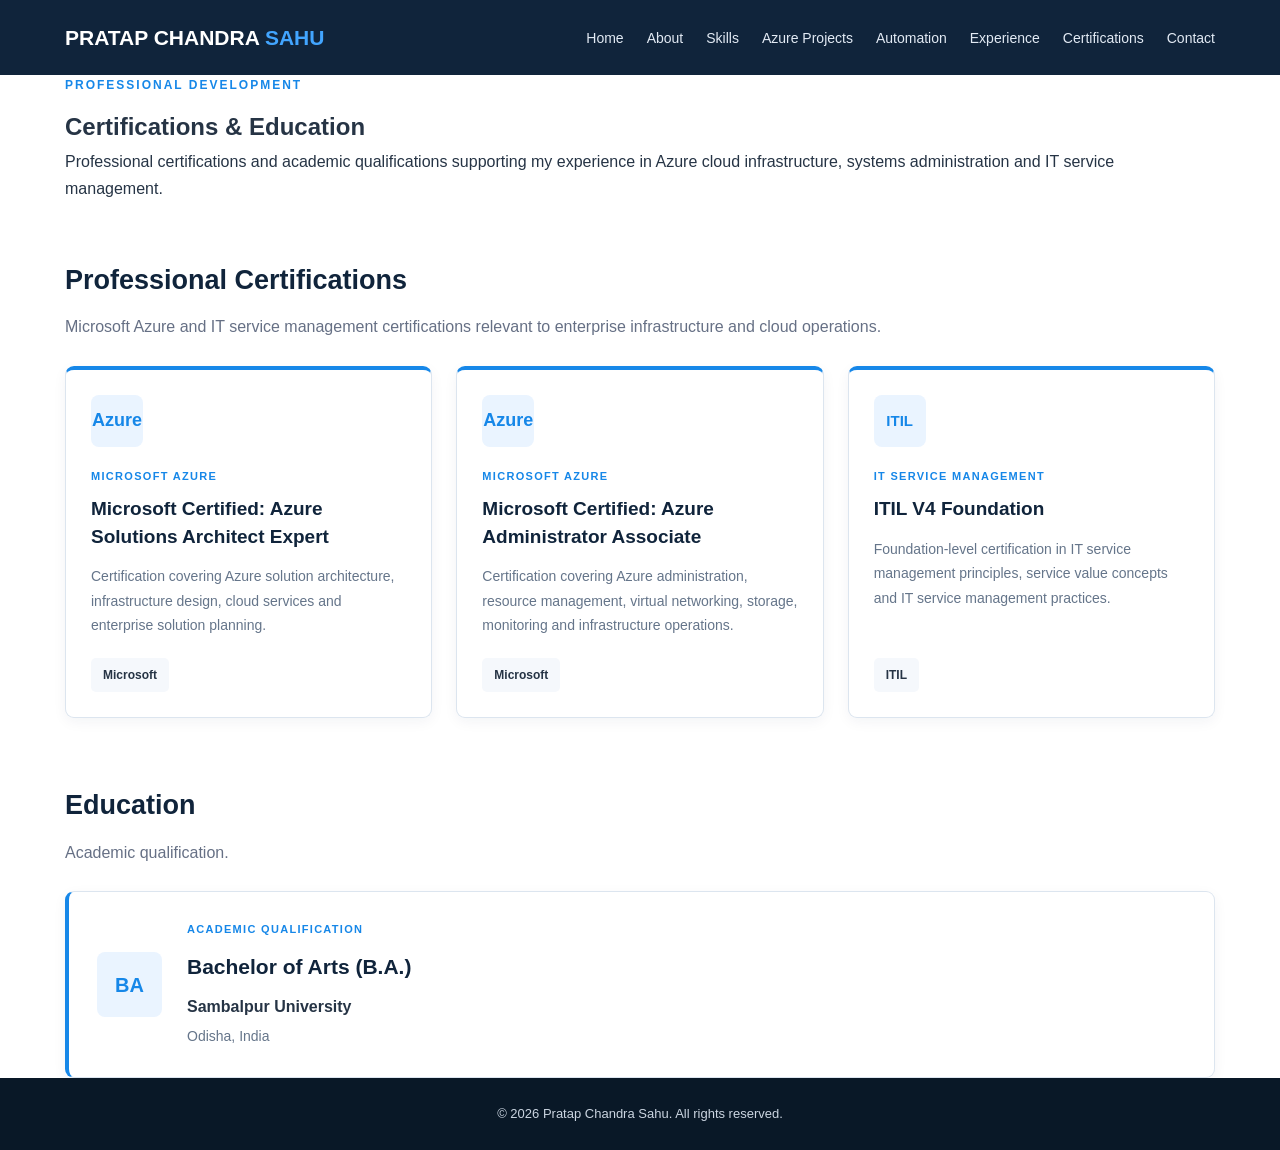
<file: certifications.html>
<!DOCTYPE html>
<html lang="en">
<head>
    <meta charset="UTF-8">
    <meta name="viewport" content="width=device-width, initial-scale=1.0">

    <meta name="description"
          content="Professional certifications and educational qualifications of Pratap Chandra Sahu, Senior Azure Cloud and Infrastructure Engineer.">

    <meta name="author" content="Pratap Chandra Sahu">

    <title>Certifications & Education | Pratap Chandra Sahu</title>

    <link rel="stylesheet" href="assets/css/style.css">
</head>

<body>

<!-- Navigation -->
<header class="header">
    <nav class="navbar container">

        <a href="index.html#home" class="logo">
            PRATAP CHANDRA <span>SAHU</span>
        </a>

        <button class="menu-toggle"
                id="menuToggle"
                aria-label="Toggle navigation"
                aria-expanded="false">
            ☰
        </button>

        <ul class="nav-links" id="navLinks">
            <li><a href="index.html#home">Home</a></li>
            <li><a href="about.html">About</a></li>
            <li><a href="index.html#skills">Skills</a></li>
            <li><a href="azure-projects.html">Azure Projects</a></li>
            <li><a href="automation.html">Automation</a></li>
            <li><a href="experience.html">Experience</a></li>
            <li><a href="certifications.html">Certifications</a></li>
            <li><a href="contact.html">Contact</a></li>
        </ul>

    </nav>
</header>

<main>

    <section class="page-section">
        <div class="container">

            <!-- Page Introduction -->

            <div class="section-heading">
                <p class="section-label">PROFESSIONAL DEVELOPMENT</p>

                <h1>Certifications & Education</h1>

                <p>
                    Professional certifications and academic
                    qualifications supporting my experience in
                    Azure cloud infrastructure, systems administration
                    and IT service management.
                </p>
            </div>

            <!-- Professional Certifications -->

            <section class="credentials-section">

                <h2>Professional Certifications</h2>

                <p class="section-description">
                    Microsoft Azure and IT service management
                    certifications relevant to enterprise
                    infrastructure and cloud operations.
                </p>

                <div class="credentials-grid">

                    <!-- Azure Solutions Architect -->

                    <article class="credential-card">

                        <div class="credential-icon">
                            Azure
                        </div>

                        <p class="credential-category">
                            MICROSOFT AZURE
                        </p>

                        <h3>
                            Microsoft Certified: Azure Solutions
                            Architect Expert
                        </h3>

                        <p class="credential-description">
                            Certification covering Azure solution
                            architecture, infrastructure design,
                            cloud services and enterprise solution
                            planning.
                        </p>

                        <span class="credential-provider">
                            Microsoft
                        </span>

                    </article>

                    <!-- Azure Administrator -->

                    <article class="credential-card">

                        <div class="credential-icon">
                            Azure
                        </div>

                        <p class="credential-category">
                            MICROSOFT AZURE
                        </p>

                        <h3>
                            Microsoft Certified: Azure Administrator
                            Associate
                        </h3>

                        <p class="credential-description">
                            Certification covering Azure
                            administration, resource management,
                            virtual networking, storage,
                            monitoring and infrastructure operations.
                        </p>

                        <span class="credential-provider">
                            Microsoft
                        </span>

                    </article>

                    <!-- ITIL -->

                    <article class="credential-card">

                        <div class="credential-icon itil-icon">
                            ITIL
                        </div>

                        <p class="credential-category">
                            IT SERVICE MANAGEMENT
                        </p>

                        <h3>
                            ITIL V4 Foundation
                        </h3>

                        <p class="credential-description">
                            Foundation-level certification in
                            IT service management principles,
                            service value concepts and IT service
                            management practices.
                        </p>

                        <span class="credential-provider">
                            ITIL
                        </span>

                    </article>

                </div>

            </section>

            <!-- Education -->

            <section class="credentials-section education-section">

                <h2>Education</h2>

                <p class="section-description">
                    Academic qualification.
                </p>

                <article class="education-card">

                    <div class="education-icon">
                        BA
                    </div>

                    <div class="education-details">

                        <p class="credential-category">
                            ACADEMIC QUALIFICATION
                        </p>

                        <h3>
                            Bachelor of Arts (B.A.)
                        </h3>

                        <p class="education-institution">
                            Sambalpur University
                        </p>

                        <p class="education-location">
                            Odisha, India
                        </p>

                    </div>

                </article>

            </section>

        </div>
    </section>

</main>

<!-- Footer -->

<footer class="footer">
    <div class="container">
        <p>
            © 2026 Pratap Chandra Sahu. All rights reserved.
        </p>
    </div>
</footer>

<script src="assets/js/script.js"></script>

</body>
</html>
</file>
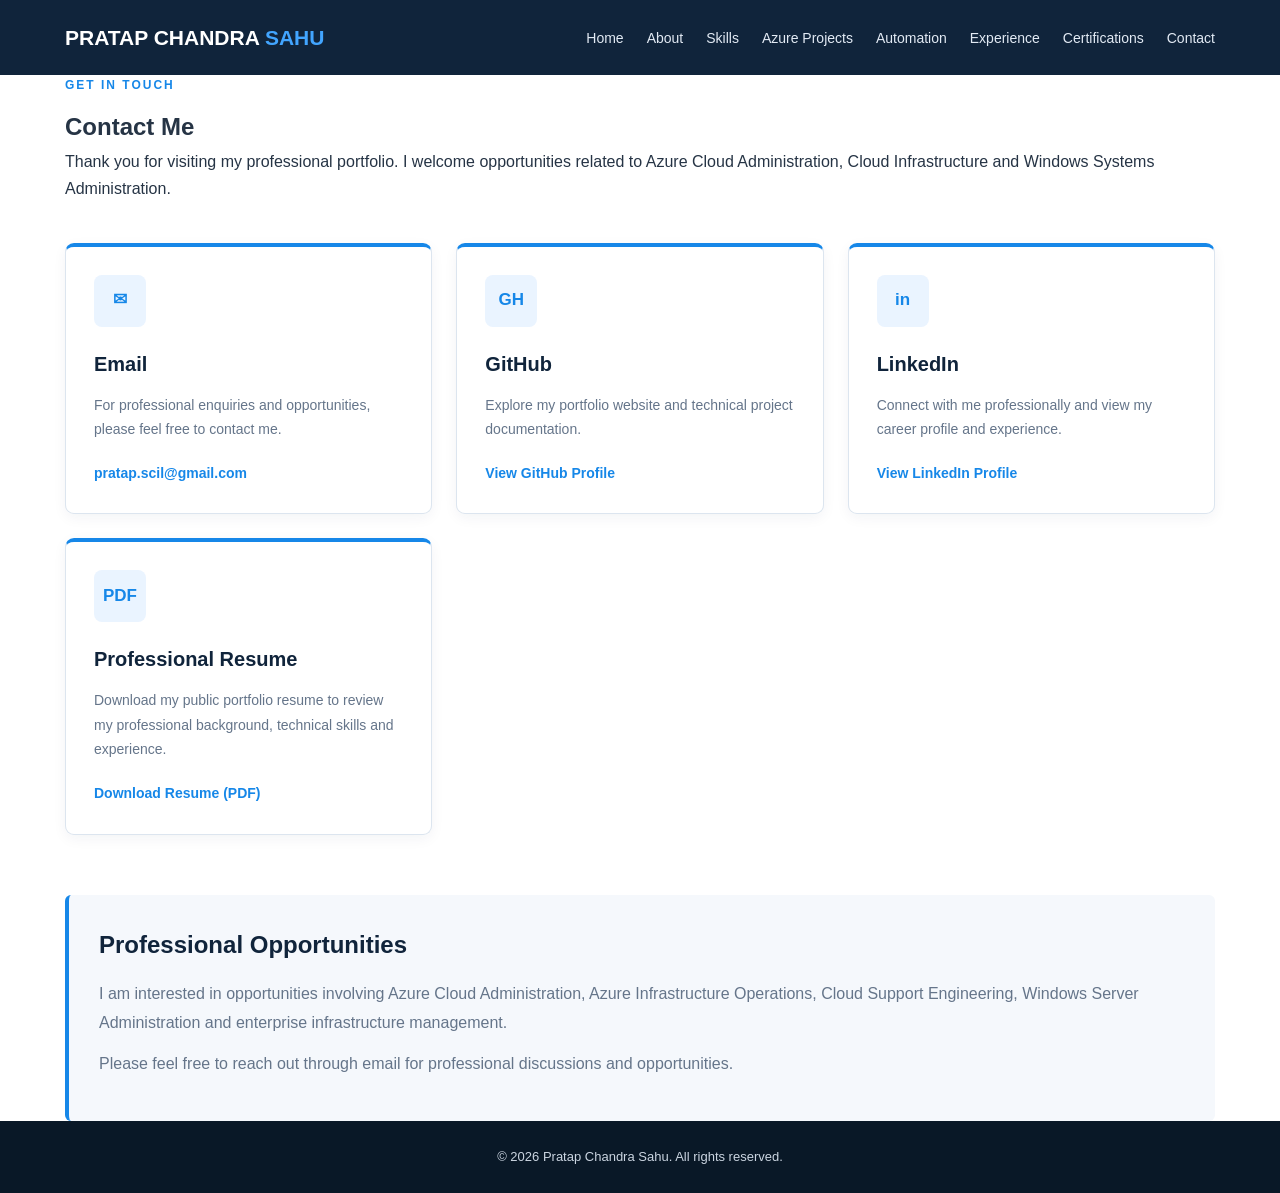
<file: contact.html>
<!DOCTYPE html>
<html lang="en">
<head>
    <meta charset="UTF-8">
    <meta name="viewport" content="width=device-width, initial-scale=1.0">

    <meta name="description"
          content="Contact Pratap Chandra Sahu, Senior Azure Cloud and Infrastructure Engineer. View his professional profile and download his public resume.">

    <meta name="author" content="Pratap Chandra Sahu">

    <title>Contact | Pratap Chandra Sahu</title>

    <link rel="stylesheet" href="assets/css/style.css">
</head>

<body>

<!-- Navigation -->
<header class="header">
    <nav class="navbar container">

        <a href="index.html#home" class="logo">
            PRATAP CHANDRA <span>SAHU</span>
        </a>

        <button class="menu-toggle"
                id="menuToggle"
                aria-label="Toggle navigation"
                aria-expanded="false">
            ☰
        </button>

        <ul class="nav-links" id="navLinks">
            <li><a href="index.html#home">Home</a></li>
            <li><a href="about.html">About</a></li>
            <li><a href="index.html#skills">Skills</a></li>
            <li><a href="azure-projects.html">Azure Projects</a></li>
            <li><a href="automation.html">Automation</a></li>
            <li><a href="experience.html">Experience</a></li>
            <li><a href="certifications.html">Certifications</a></li>
            <li><a href="contact.html">Contact</a></li>
        </ul>

    </nav>
</header>

<main>

    <section class="page-section">
        <div class="container">

            <div class="section-heading">
                <p class="section-label">GET IN TOUCH</p>

                <h1>Contact Me</h1>

                <p>
                    Thank you for visiting my professional portfolio.
                    I welcome opportunities related to Azure Cloud
                    Administration, Cloud Infrastructure and
                    Windows Systems Administration.
                </p>
            </div>

            <div class="contact-grid">

                <!-- Email -->

                <article class="contact-card">

                    <div class="contact-icon">✉</div>

                    <h2>Email</h2>

                    <p>
                        For professional enquiries and opportunities,
                        please feel free to contact me.
                    </p>

                    <a href="mailto:pratap.scil@gmail.com">
                        pratap.scil@gmail.com
                    </a>

                </article>

                <!-- GitHub -->

                <article class="contact-card">

                    <div class="contact-icon">GH</div>

                    <h2>GitHub</h2>

                    <p>
                        Explore my portfolio website and
                        technical project documentation.
                    </p>

                    <a href="https://github.com/pratapscilgit"
                       target="_blank"
                       rel="noopener noreferrer">
                        View GitHub Profile
                    </a>

                </article>

                <!-- LinkedIn -->

                <article class="contact-card">

                    <div class="contact-icon">in</div>

                    <h2>LinkedIn</h2>

                    <p>
                        Connect with me professionally and
                        view my career profile and experience.
                    </p>

                    <a href="https://www.linkedin.com/in/pratap-sahu/"
                       target="_blank"
                       rel="noopener noreferrer">
                        View LinkedIn Profile
                    </a>

                </article>

                <!-- Resume -->

                <article class="contact-card">

                    <div class="contact-icon">PDF</div>

                    <h2>Professional Resume</h2>

                    <p>
                        Download my public portfolio resume
                        to review my professional background,
                        technical skills and experience.
                    </p>

                    <a href="assets/documents/Pratap_Chandra_Sahu_Resume_9_Public_Portfolio.pdf"
                       download>
                        Download Resume (PDF)
                    </a>

                </article>

            </div>

            <!-- Professional Interests -->

            <section class="contact-message">

                <h2>Professional Opportunities</h2>

                <p>
                    I am interested in opportunities involving
                    Azure Cloud Administration, Azure Infrastructure
                    Operations, Cloud Support Engineering,
                    Windows Server Administration and enterprise
                    infrastructure management.
                </p>

                <p>
                    Please feel free to reach out through email
                    for professional discussions and opportunities.
                </p>

            </section>

        </div>
    </section>

</main>

<footer class="footer">
    <div class="container">
        <p>
            © 2026 Pratap Chandra Sahu. All rights reserved.
        </p>
    </div>
</footer>

<script src="assets/js/script.js"></script>

</body>
</html>
</file>
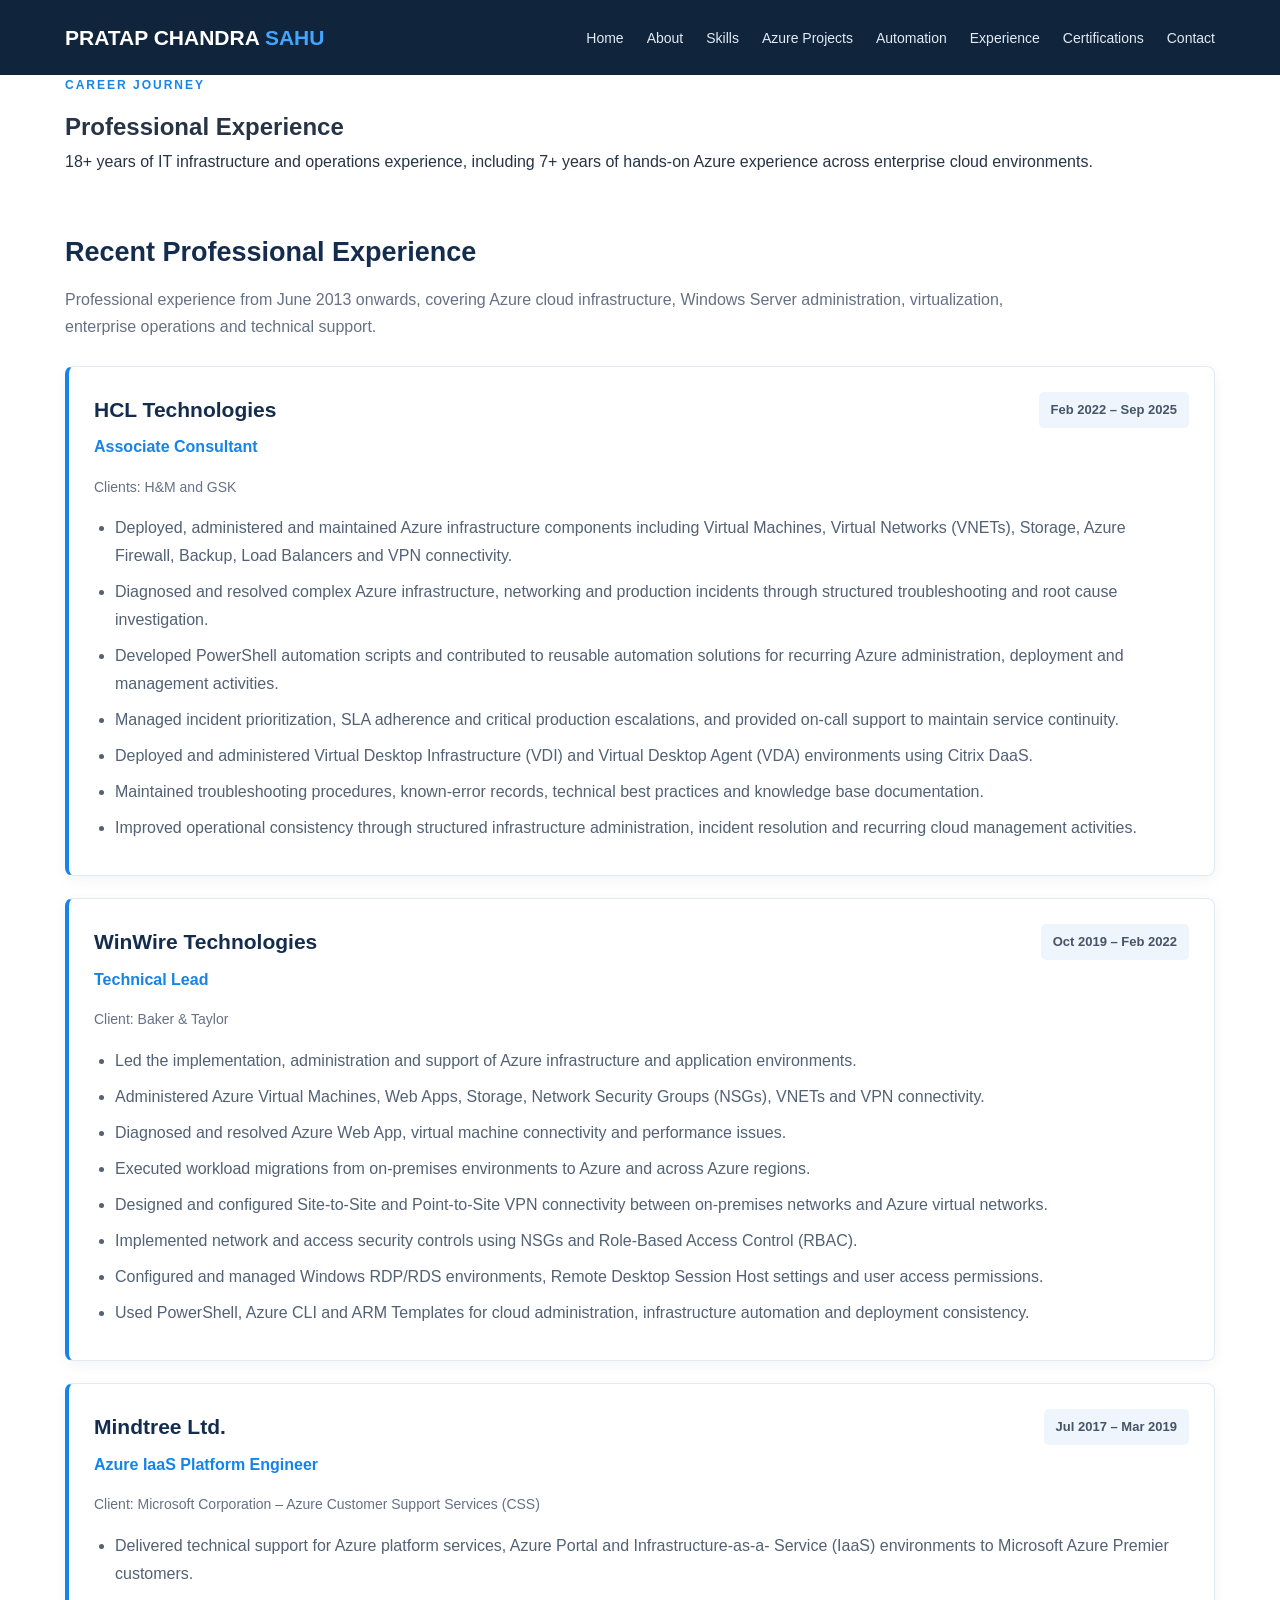
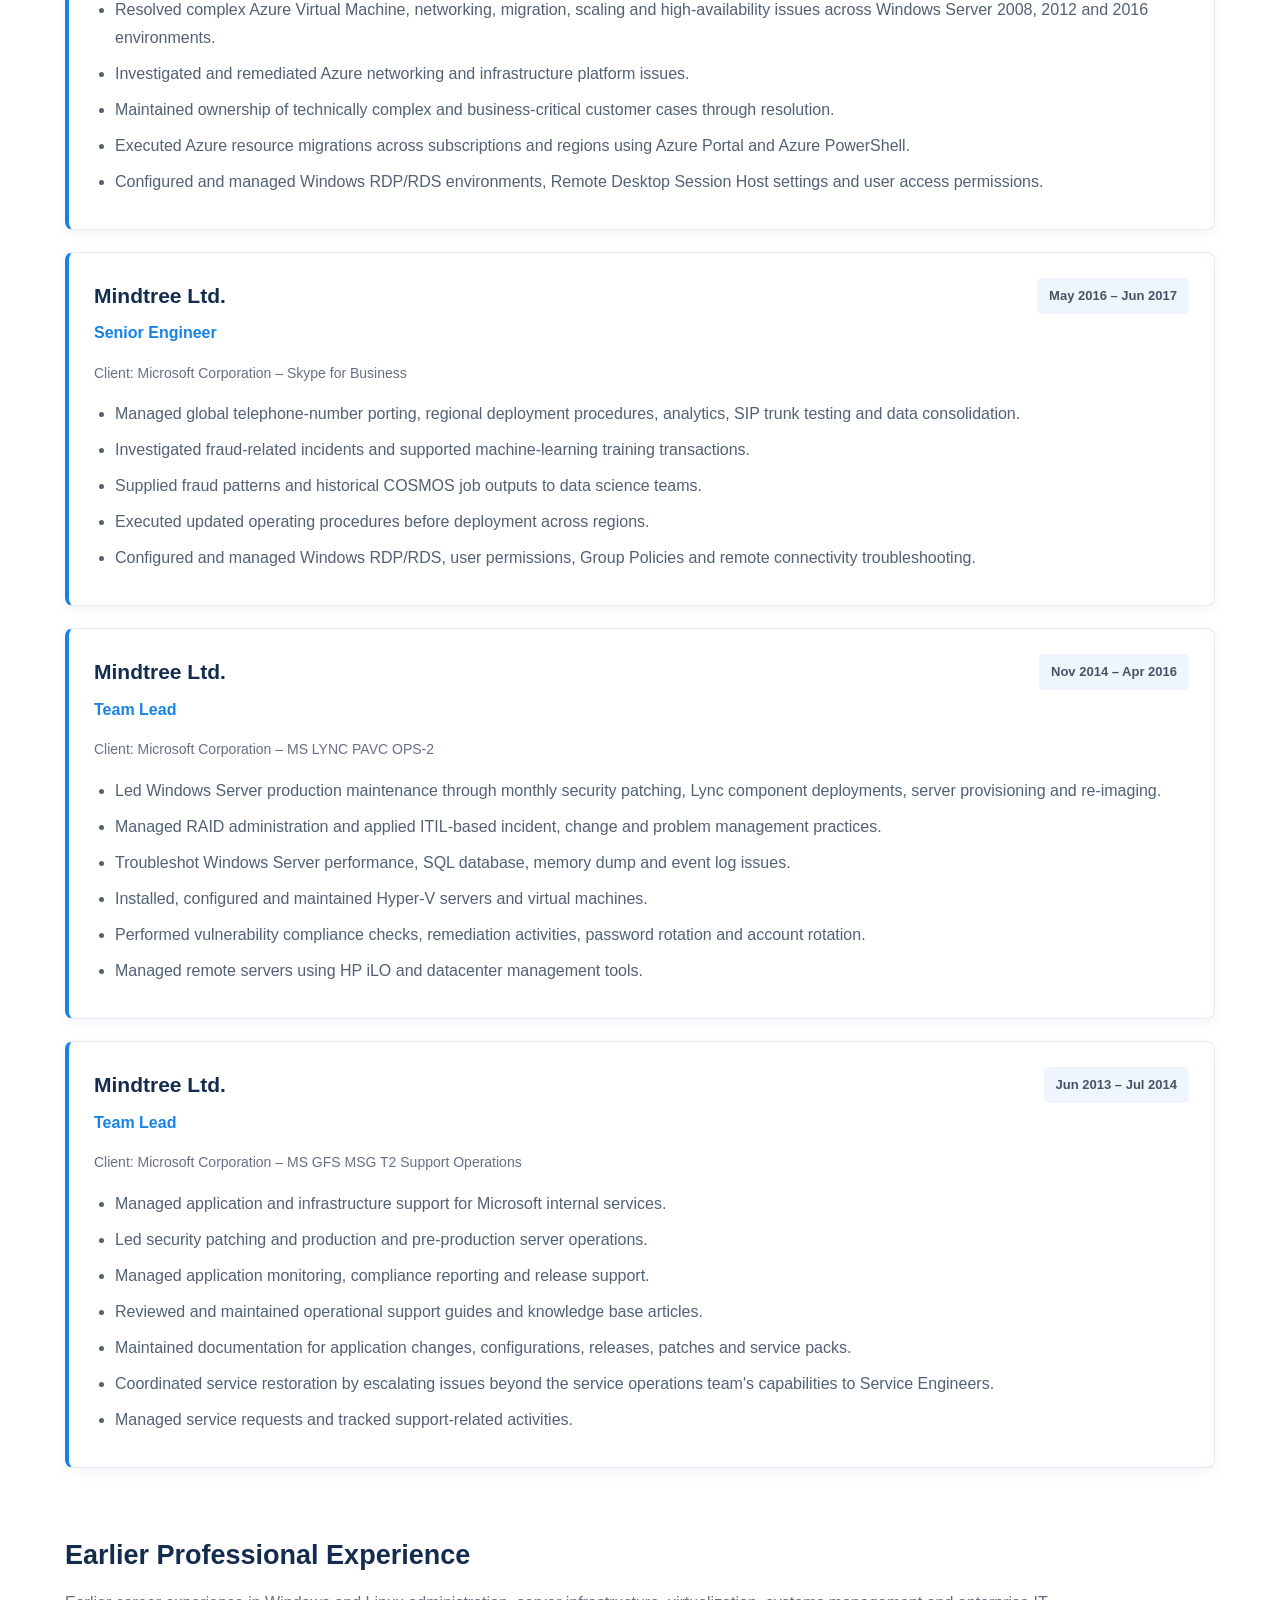
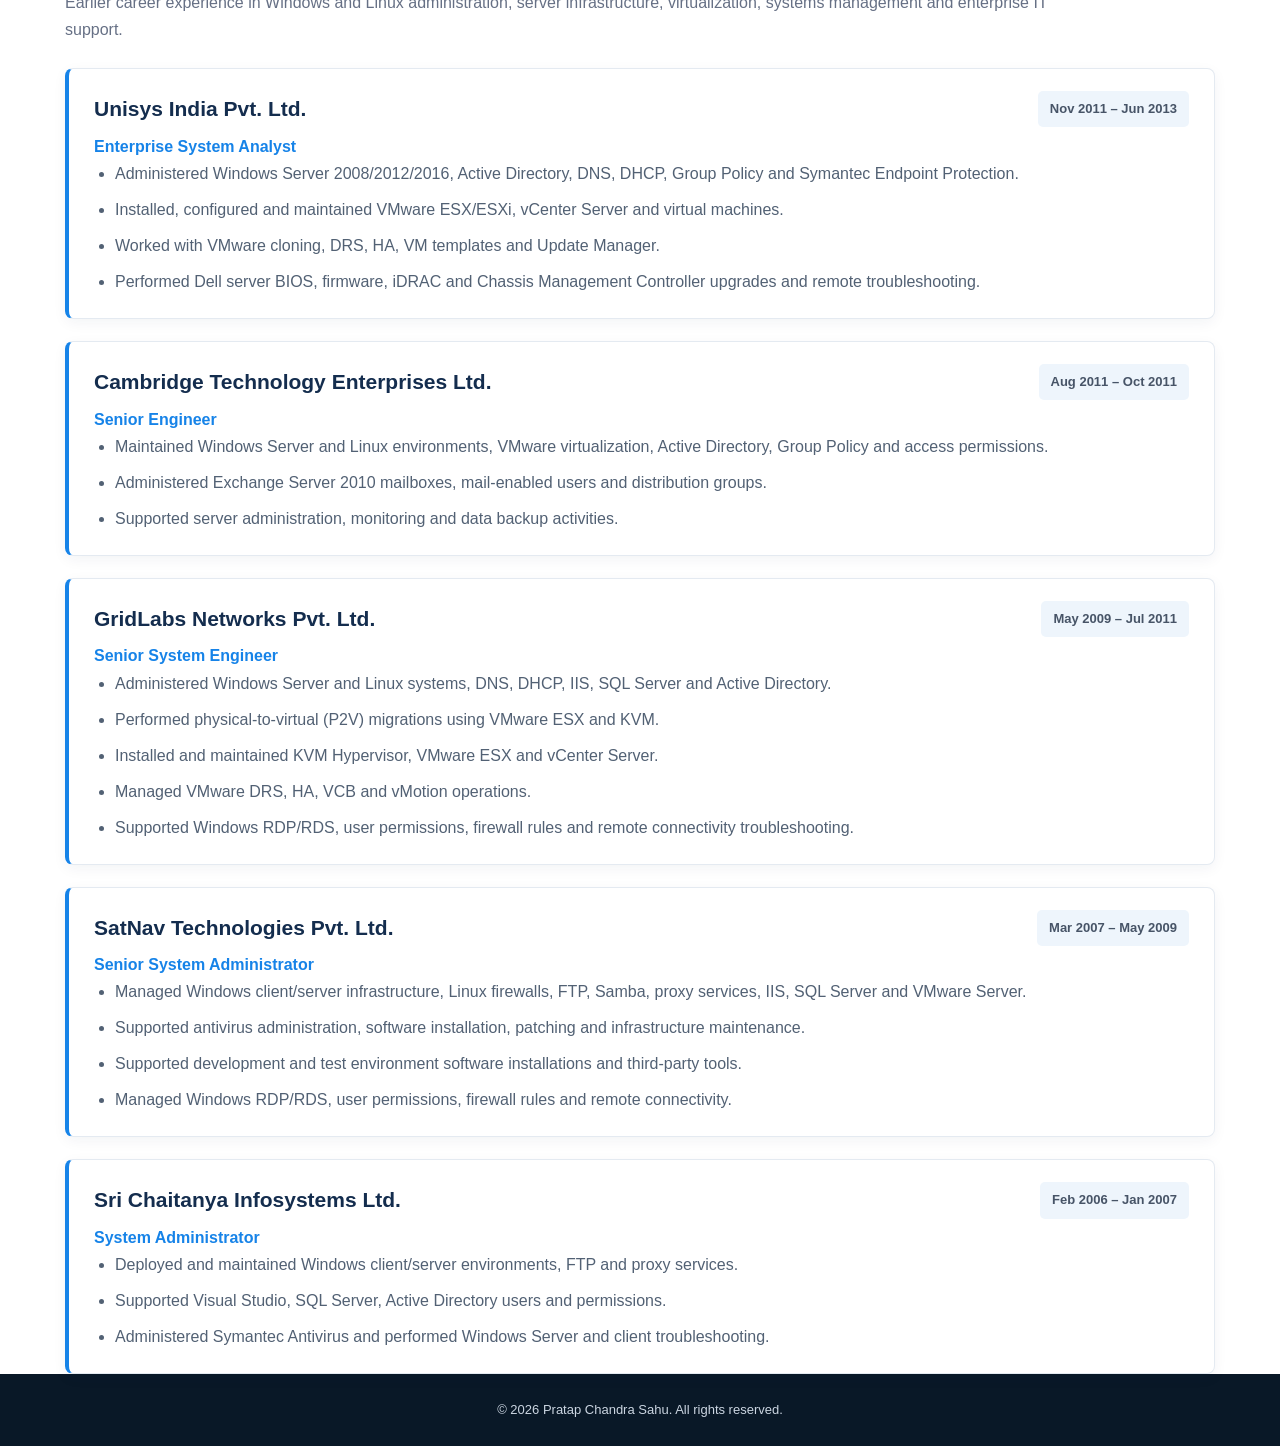
<file: experience.html>
<!DOCTYPE html>
<html lang="en">
<head>
    <meta charset="UTF-8">
    <meta name="viewport" content="width=device-width, initial-scale=1.0">
    <title>Professional Experience | Pratap Chandra Sahu</title>
    <link rel="stylesheet" href="assets/css/style.css">
</head>
<body>


<!-- Navigation -->
<header class="header">
    <nav class="navbar container">

        <a href="index.html#home" class="logo">
            PRATAP CHANDRA <span>SAHU</span>
        </a>

        <button class="menu-toggle"
                id="menuToggle"
                aria-label="Toggle navigation"
                aria-expanded="false">
            ☰
        </button>

        <ul class="nav-links" id="navLinks">
            <li><a href="index.html#home">Home</a></li>
            <li><a href="about.html">About</a></li>
            <li><a href="index.html#skills">Skills</a></li>
            <li><a href="azure-projects.html">Azure Projects</a></li>
            <li><a href="automation.html">Automation</a></li>
            <li><a href="experience.html">Experience</a></li>
            <li><a href="certifications.html">Certifications</a></li>
            <li><a href="contact.html">Contact</a></li>
        </ul>

    </nav>
</header>


<main>
<section class="page-section">
<div class="container">

    <div class="section-heading">
        <p class="section-label">CAREER JOURNEY</p>
        <h1>Professional Experience</h1>
        <p>
            18+ years of IT infrastructure and operations experience,
            including 7+ years of hands-on Azure experience across
            enterprise cloud environments.
        </p>
    </div>

    <!-- RECENT PROFESSIONAL EXPERIENCE -->

    <section class="experience-section">

        <h2>Recent Professional Experience</h2>

        <p class="section-description">
            Professional experience from June 2013 onwards, covering
            Azure cloud infrastructure, Windows Server administration,
            virtualization, enterprise operations and technical support.
        </p>

        <div class="experience-list">

            <!-- HCL -->

            <article class="experience-card">

                <div class="experience-header">
                    <div>
                        <h3>HCL Technologies</h3>
                        <h4>Associate Consultant</h4>
                    </div>
                    <span class="experience-date">
                        Feb 2022 – Sep 2025
                    </span>
                </div>

                <p class="experience-client">
                    Clients: H&M and GSK
                </p>

                <ul>
                    <li>
                        Deployed, administered and maintained Azure
                        infrastructure components including Virtual
                        Machines, Virtual Networks (VNETs), Storage,
                        Azure Firewall, Backup, Load Balancers and VPN
                        connectivity.
                    </li>
                    <li>
                        Diagnosed and resolved complex Azure
                        infrastructure, networking and production
                        incidents through structured troubleshooting
                        and root cause investigation.
                    </li>
                    <li>
                        Developed PowerShell automation scripts and
                        contributed to reusable automation solutions
                        for recurring Azure administration, deployment
                        and management activities.
                    </li>
                    <li>
                        Managed incident prioritization, SLA adherence
                        and critical production escalations, and
                        provided on-call support to maintain service
                        continuity.
                    </li>
                    <li>
                        Deployed and administered Virtual Desktop
                        Infrastructure (VDI) and Virtual Desktop Agent
                        (VDA) environments using Citrix DaaS.
                    </li>
                    <li>
                        Maintained troubleshooting procedures,
                        known-error records, technical best practices
                        and knowledge base documentation.
                    </li>
                    <li>
                        Improved operational consistency through
                        structured infrastructure administration,
                        incident resolution and recurring cloud
                        management activities.
                    </li>
                </ul>

            </article>

            <!-- WINWIRE -->

            <article class="experience-card">

                <div class="experience-header">
                    <div>
                        <h3>WinWire Technologies</h3>
                        <h4>Technical Lead</h4>
                    </div>
                    <span class="experience-date">
                        Oct 2019 – Feb 2022
                    </span>
                </div>

                <p class="experience-client">
                    Client: Baker & Taylor
                </p>

                <ul>
                    <li>
                        Led the implementation, administration and
                        support of Azure infrastructure and application
                        environments.
                    </li>
                    <li>
                        Administered Azure Virtual Machines, Web Apps,
                        Storage, Network Security Groups (NSGs), VNETs
                        and VPN connectivity.
                    </li>
                    <li>
                        Diagnosed and resolved Azure Web App, virtual
                        machine connectivity and performance issues.
                    </li>
                    <li>
                        Executed workload migrations from on-premises
                        environments to Azure and across Azure regions.
                    </li>
                    <li>
                        Designed and configured Site-to-Site and
                        Point-to-Site VPN connectivity between
                        on-premises networks and Azure virtual networks.
                    </li>
                    <li>
                        Implemented network and access security controls
                        using NSGs and Role-Based Access Control (RBAC).
                    </li>
                    <li>
                        Configured and managed Windows RDP/RDS
                        environments, Remote Desktop Session Host
                        settings and user access permissions.
                    </li>
                    <li>
                        Used PowerShell, Azure CLI and ARM Templates
                        for cloud administration, infrastructure
                        automation and deployment consistency.
                    </li>
                </ul>

            </article>

            <!-- MINDTREE - AZURE IAAS -->

            <article class="experience-card">

                <div class="experience-header">
                    <div>
                        <h3>Mindtree Ltd.</h3>
                        <h4>Azure IaaS Platform Engineer</h4>
                    </div>
                    <span class="experience-date">
                        Jul 2017 – Mar 2019
                    </span>
                </div>

                <p class="experience-client">
                    Client: Microsoft Corporation – Azure Customer
                    Support Services (CSS)
                </p>

                <ul>
                    <li>
                        Delivered technical support for Azure platform
                        services, Azure Portal and Infrastructure-as-a-
                        Service (IaaS) environments to Microsoft Azure
                        Premier customers.
                    </li>
                    <li>
                        Resolved complex Azure Virtual Machine,
                        networking, migration, scaling and
                        high-availability issues across Windows Server
                        2008, 2012 and 2016 environments.
                    </li>
                    <li>
                        Investigated and remediated Azure networking
                        and infrastructure platform issues.
                    </li>
                    <li>
                        Maintained ownership of technically complex
                        and business-critical customer cases through
                        resolution.
                    </li>
                    <li>
                        Executed Azure resource migrations across
                        subscriptions and regions using Azure Portal
                        and Azure PowerShell.
                    </li>
                    <li>
                        Configured and managed Windows RDP/RDS
                        environments, Remote Desktop Session Host
                        settings and user access permissions.
                    </li>
                </ul>

            </article>

            <!-- MINDTREE - SENIOR ENGINEER -->

            <article class="experience-card">

                <div class="experience-header">
                    <div>
                        <h3>Mindtree Ltd.</h3>
                        <h4>Senior Engineer</h4>
                    </div>
                    <span class="experience-date">
                        May 2016 – Jun 2017
                    </span>
                </div>

                <p class="experience-client">
                    Client: Microsoft Corporation – Skype for Business
                </p>

                <ul>
                    <li>
                        Managed global telephone-number porting,
                        regional deployment procedures, analytics,
                        SIP trunk testing and data consolidation.
                    </li>
                    <li>
                        Investigated fraud-related incidents and
                        supported machine-learning training
                        transactions.
                    </li>
                    <li>
                        Supplied fraud patterns and historical
                        COSMOS job outputs to data science teams.
                    </li>
                    <li>
                        Executed updated operating procedures
                        before deployment across regions.
                    </li>
                    <li>
                        Configured and managed Windows RDP/RDS,
                        user permissions, Group Policies and
                        remote connectivity troubleshooting.
                    </li>
                </ul>

            </article>

            <!-- MINDTREE - TEAM LEAD 2014-2016 -->

            <article class="experience-card">

                <div class="experience-header">
                    <div>
                        <h3>Mindtree Ltd.</h3>
                        <h4>Team Lead</h4>
                    </div>
                    <span class="experience-date">
                        Nov 2014 – Apr 2016
                    </span>
                </div>

                <p class="experience-client">
                    Client: Microsoft Corporation – MS LYNC PAVC OPS-2
                </p>

                <ul>
                    <li>
                        Led Windows Server production maintenance
                        through monthly security patching, Lync
                        component deployments, server provisioning
                        and re-imaging.
                    </li>
                    <li>
                        Managed RAID administration and applied
                        ITIL-based incident, change and problem
                        management practices.
                    </li>
                    <li>
                        Troubleshot Windows Server performance,
                        SQL database, memory dump and event log issues.
                    </li>
                    <li>
                        Installed, configured and maintained
                        Hyper-V servers and virtual machines.
                    </li>
                    <li>
                        Performed vulnerability compliance checks,
                        remediation activities, password rotation
                        and account rotation.
                    </li>
                    <li>
                        Managed remote servers using HP iLO and
                        datacenter management tools.
                    </li>
                </ul>

            </article>

            <!-- MINDTREE - TEAM LEAD 2013-2014 -->

            <article class="experience-card">

                <div class="experience-header">
                    <div>
                        <h3>Mindtree Ltd.</h3>
                        <h4>Team Lead</h4>
                    </div>
                    <span class="experience-date">
                        Jun 2013 – Jul 2014
                    </span>
                </div>

                <p class="experience-client">
                    Client: Microsoft Corporation – MS GFS MSG T2
                    Support Operations
                </p>

                <ul>
                    <li>
                        Managed application and infrastructure support
                        for Microsoft internal services.
                    </li>
                    <li>
                        Led security patching and production and
                        pre-production server operations.
                    </li>
                    <li>
                        Managed application monitoring, compliance
                        reporting and release support.
                    </li>
                    <li>
                        Reviewed and maintained operational support
                        guides and knowledge base articles.
                    </li>
                    <li>
                        Maintained documentation for application
                        changes, configurations, releases, patches
                        and service packs.
                    </li>
                    <li>
                        Coordinated service restoration by escalating
                        issues beyond the service operations team's
                        capabilities to Service Engineers.
                    </li>
                    <li>
                        Managed service requests and tracked
                        support-related activities.
                    </li>
                </ul>

            </article>

        </div>
    </section>

    <!-- EARLIER PROFESSIONAL EXPERIENCE -->

    <section class="experience-section earlier-experience">

        <h2>Earlier Professional Experience</h2>

        <p class="section-description">
            Earlier career experience in Windows and Linux
            administration, server infrastructure, virtualization,
            systems management and enterprise IT support.
        </p>

        <div class="experience-list">

            <!-- UNISYS -->

            <article class="experience-card compact-experience">

                <div class="experience-header">
                    <div>
                        <h3>Unisys India Pvt. Ltd.</h3>
                        <h4>Enterprise System Analyst</h4>
                    </div>
                    <span class="experience-date">
                        Nov 2011 – Jun 2013
                    </span>
                </div>

                <ul>
                    <li>
                        Administered Windows Server 2008/2012/2016,
                        Active Directory, DNS, DHCP, Group Policy
                        and Symantec Endpoint Protection.
                    </li>
                    <li>
                        Installed, configured and maintained
                        VMware ESX/ESXi, vCenter Server and
                        virtual machines.
                    </li>
                    <li>
                        Worked with VMware cloning, DRS, HA,
                        VM templates and Update Manager.
                    </li>
                    <li>
                        Performed Dell server BIOS, firmware,
                        iDRAC and Chassis Management Controller
                        upgrades and remote troubleshooting.
                    </li>
                </ul>

            </article>

            <!-- CAMBRIDGE -->

            <article class="experience-card compact-experience">

                <div class="experience-header">
                    <div>
                        <h3>Cambridge Technology Enterprises Ltd.</h3>
                        <h4>Senior Engineer</h4>
                    </div>
                    <span class="experience-date">
                        Aug 2011 – Oct 2011
                    </span>
                </div>

                <ul>
                    <li>
                        Maintained Windows Server and Linux
                        environments, VMware virtualization,
                        Active Directory, Group Policy and
                        access permissions.
                    </li>
                    <li>
                        Administered Exchange Server 2010
                        mailboxes, mail-enabled users and
                        distribution groups.
                    </li>
                    <li>
                        Supported server administration,
                        monitoring and data backup activities.
                    </li>
                </ul>

            </article>

            <!-- GRIDS LABS -->

            <article class="experience-card compact-experience">

                <div class="experience-header">
                    <div>
                        <h3>GridLabs Networks Pvt. Ltd.</h3>
                        <h4>Senior System Engineer</h4>
                    </div>
                    <span class="experience-date">
                        May 2009 – Jul 2011
                    </span>
                </div>

                <ul>
                    <li>
                        Administered Windows Server and Linux
                        systems, DNS, DHCP, IIS, SQL Server
                        and Active Directory.
                    </li>
                    <li>
                        Performed physical-to-virtual (P2V)
                        migrations using VMware ESX and KVM.
                    </li>
                    <li>
                        Installed and maintained KVM Hypervisor,
                        VMware ESX and vCenter Server.
                    </li>
                    <li>
                        Managed VMware DRS, HA, VCB and vMotion
                        operations.
                    </li>
                    <li>
                        Supported Windows RDP/RDS, user
                        permissions, firewall rules and
                        remote connectivity troubleshooting.
                    </li>
                </ul>

            </article>

            <!-- SATNAV -->

            <article class="experience-card compact-experience">

                <div class="experience-header">
                    <div>
                        <h3>SatNav Technologies Pvt. Ltd.</h3>
                        <h4>Senior System Administrator</h4>
                    </div>
                    <span class="experience-date">
                        Mar 2007 – May 2009
                    </span>
                </div>

                <ul>
                    <li>
                        Managed Windows client/server infrastructure,
                        Linux firewalls, FTP, Samba, proxy services,
                        IIS, SQL Server and VMware Server.
                    </li>
                    <li>
                        Supported antivirus administration,
                        software installation, patching and
                        infrastructure maintenance.
                    </li>
                    <li>
                        Supported development and test environment
                        software installations and third-party tools.
                    </li>
                    <li>
                        Managed Windows RDP/RDS, user permissions,
                        firewall rules and remote connectivity.
                    </li>
                </ul>

            </article>

            <!-- SRI CHAITANYA -->

            <article class="experience-card compact-experience">

                <div class="experience-header">
                    <div>
                        <h3>Sri Chaitanya Infosystems Ltd.</h3>
                        <h4>System Administrator</h4>
                    </div>
                    <span class="experience-date">
                        Feb 2006 – Jan 2007
                    </span>
                </div>

                <ul>
                    <li>
                        Deployed and maintained Windows client/server
                        environments, FTP and proxy services.
                    </li>
                    <li>
                        Supported Visual Studio, SQL Server,
                        Active Directory users and permissions.
                    </li>
                    <li>
                        Administered Symantec Antivirus and
                        performed Windows Server and client
                        troubleshooting.
                    </li>
                </ul>

            </article>

        </div>
    </section>

</div>
</section>
</main>

<footer class="footer">
    <div class="container">
        <p>© 2026 Pratap Chandra Sahu. All rights reserved.</p>
    </div>
</footer>

<script src="assets/js/script.js"></script>

</body>
</html>
</file>
<file: assets/css/style.css>
/* ==================================
   GLOBAL SETTINGS
================================== */

:root {
    --navy: #10243b;
    --navy-light: #193957;
    --azure: #1687e8;
    --azure-light: #eaf4ff;
    --white: #ffffff;
    --background: #f5f8fc;
    --text: #263445;
    --muted: #65758a;
    --border: #dce5ef;
}

* {
    margin: 0;
    padding: 0;
    box-sizing: border-box;
    scroll-behavior: smooth;
}

body {
    font-family: "Segoe UI", Arial, sans-serif;
    color: var(--text);
    background: var(--white);
    line-height: 1.7;
}

a {
    text-decoration: none;
}

.container {
    width: 90%;
    max-width: 1150px;
    margin: auto;
}

/* ==================================
   NAVIGATION
================================== */

.header {
    background: var(--navy);
    position: sticky;
    top: 0;
    z-index: 1000;
}

.navbar {
    min-height: 75px;
    display: flex;
    justify-content: space-between;
    align-items: center;
}

.logo {
    color: var(--white);
    font-size: 21px;
    font-weight: 800;
}

.logo span {
    color: #42a5ff;
}

.nav-links {
    display: flex;
    list-style: none;
    gap: 23px;
}

.nav-links a {
    color: #e2eaf4;
    font-size: 14px;
    transition: 0.3s;
}

.nav-links a:hover {
    color: #55adff;
}

.menu-toggle {
    display: none;
    background: none;
    color: white;
    border: none;
    font-size: 27px;
    cursor: pointer;
}

/* ==================================
   HERO SECTION
================================== */

.hero {
    background: linear-gradient(
        125deg,
        #10243b,
        #174b78
    );
    color: var(--white);
    padding: 105px 0;
}

.hero-content {
    max-width: 1000px;
}

.eyebrow,
.section-label {
    color: var(--azure);
    font-size: 12px;
    font-weight: 800;
    letter-spacing: 2px;
    margin-bottom: 12px;
}

.hero .eyebrow {
    color: #75baff;
}

.hero h1 {
    font-size: clamp(36px, 6vw, 58px);
    line-height: 1.2;
    margin-bottom: 15px;
}

.hero h2 {
    font-size: clamp(20px, 3vw, 30px);
    font-weight: 500;
    margin-bottom: 15px;
}

.hero-description {
    color: #d6e7f7;
    font-size: 17px;
    max-width: 750px;
}

.experience-stats {
    display: flex;
    gap: 65px;
    margin: 40px 0;
    flex-wrap: wrap;
}

.experience-stats div {
    display: flex;
    flex-direction: column;
}

.experience-stats strong {
    font-size: 38px;
    color: #5db2ff;
}

.experience-stats span {
    color: #d6e7f7;
    font-size: 14px;
}

.hero-buttons {
    display: flex;
    flex-wrap: wrap;
    gap: 15px;
}

.btn {
    display: inline-block;
    padding: 12px 25px;
    border-radius: 6px;
    font-weight: 700;
    transition: 0.3s;
}

.btn-primary {
    background: var(--azure);
    color: white;
}

.btn-primary:hover {
    background: #0872cd;
}

.btn-outline {
    border: 1px solid white;
    color: white;
}

.btn-outline:hover {
    background: white;
    color: var(--navy);
}

/* ==================================
   GENERAL SECTIONS
================================== */

.section {
    padding: 85px 0;
}

.section-alt {
    background: var(--background);
}

.section-title {
    color: var(--navy);
    font-size: 34px;
    margin-bottom: 30px;
}

.section-description {
    color: var(--muted);
    font-size: 16px;
    margin-bottom: 18px;
    max-width: 1000px;
}

/* ==================================
   SKILLS
================================== */

.skills-grid,
.projects-grid,
.certification-grid {
    display: grid;
    grid-template-columns: repeat(3, 1fr);
    gap: 22px;
}

.skill-card,
.project-card,
.certification-card {
    background: white;
    padding: 27px;
    border: 1px solid var(--border);
    border-radius: 10px;
    transition: 0.3s;
}

.skill-card:hover,
.project-card:hover,
.certification-card:hover {
    transform: translateY(-5px);
    border-color: var(--azure);
    box-shadow: 0 8px 25px rgba(16, 36, 59, 0.08);
}

.skill-card h3,
.project-card h3,
.certification-card h3 {
    color: var(--navy);
    margin-bottom: 12px;
    font-size: 18px;
}

.skill-card p,
.project-card p,
.certification-card p {
    color: var(--muted);
    font-size: 14px;
}

.project-card span {
    display: inline-block;
    margin-top: 18px;
    padding: 5px 10px;
    background: var(--azure-light);
    color: #1264a4;
    border-radius: 5px;
    font-size: 12px;
    font-weight: 600;
}

/* ==================================
   EXPERIENCE TIMELINE
================================== */

.timeline {
    border-left: 3px solid var(--azure);
    padding-left: 30px;
    margin-left: 10px;
}

.timeline-item {
    position: relative;
    margin-bottom: 35px;
}

.timeline-item::before {
    content: "";
    position: absolute;
    left: -39px;
    top: 7px;
    width: 14px;
    height: 14px;
    background: var(--azure);
    border: 3px solid white;
    border-radius: 50%;
}

.timeline-item h3 {
    color: var(--navy);
    font-size: 19px;
}

.timeline-item p {
    color: var(--muted);
    font-size: 14px;
}

.job-title {
    color: var(--azure) !important;
    font-weight: 700;
    margin: 5px 0 10px;
}

/* ==================================
   CERTIFICATIONS
================================== */

.education {
    margin-top: 30px;
    color: var(--muted);
}

/* ==================================
   CONTACT
================================== */

.contact-section {
    background: var(--navy);
    color: white;
}

.contact-section .section-title {
    color: white;
}

.contact-section > .container > p:not(.section-label) {
    color: #d6e7f7;
    margin-bottom: 25px;
}

.contact-details p {
    margin: 12px 0;
    color: #d6e7f7;
}

.contact-details a {
    color: #65b8ff;
}

/* ==================================
   FOOTER
================================== */

.footer {
    background: #091827;
    color: #cbd5e1;
    text-align: center;
    padding: 25px 0;
    font-size: 13px;
}

/* ==================================
   RESPONSIVE DESIGN
================================== */

@media (max-width: 900px) {

    .nav-links {
        gap: 12px;
    }

    .nav-links a {
        font-size: 12px;
    }

    .skills-grid,
    .projects-grid,
    .certification-grid {
        grid-template-columns: repeat(2, 1fr);
    }
}

@media (max-width: 700px) {

    .navbar {
        position: relative;
    }

    .menu-toggle {
        display: block;
    }

    .nav-links {
        display: none;
        position: absolute;
        top: 75px;
        left: 0;
        width: 100%;
        background: var(--navy);
        flex-direction: column;
        padding: 20px 5%;
        gap: 15px;
    }

    .nav-links.active {
        display: flex;
    }

    .hero {
        padding: 70px 0;
    }

    .experience-stats {
        gap: 25px;
    }

    .section {
        padding: 60px 0;
    }

    .skills-grid,
    .projects-grid,
    .certification-grid {
        grid-template-columns: 1fr;
    }

    .section-title {
        font-size: 28px;
    }
}

/* ==================================
   AZURE INFRASTRUCTURE PROJECTS
================================== */

.azure-projects-grid {
    display: grid;
    grid-template-columns: repeat(2, 1fr);
    gap: 25px;
}

.azure-project-card {
    background: #ffffff;
    padding: 30px;
    border: 1px solid var(--border);
    border-radius: 12px;
    position: relative;
    transition: 0.3s ease;
}

.azure-project-card:hover {
    transform: translateY(-5px);
    border-color: var(--azure);
    box-shadow: 0 10px 30px rgba(16, 36, 59, 0.10);
}

.project-number {
    display: inline-flex;
    align-items: center;
    justify-content: center;
    width: 42px;
    height: 42px;
    background: var(--azure-light);
    color: var(--azure);
    border-radius: 8px;
    font-weight: 800;
    margin-bottom: 18px;
}

.azure-project-card h3 {
    color: var(--navy);
    font-size: 20px;
    margin-bottom: 15px;
}

.project-overview {
    color: var(--muted);
    font-size: 14px;
    margin-bottom: 22px;
}

.azure-project-card h4 {
    color: var(--navy);
    font-size: 15px;
    margin: 18px 0 10px;
}

.azure-project-card ul {
    padding-left: 20px;
    color: var(--muted);
    font-size: 14px;
}

.azure-project-card li {
    margin-bottom: 8px;
}

.technology-tags {
    display: flex;
    flex-wrap: wrap;
    gap: 8px;
    margin-top: 12px;
}

.technology-tags span {
    background: var(--azure-light);
    color: #1264a4;
    padding: 6px 11px;
    border-radius: 5px;
    font-size: 12px;
    font-weight: 600;
}

/* Responsive Azure project cards */

@media (max-width: 800px) {

    .azure-projects-grid {
        grid-template-columns: 1fr;
    }

}

/* ==================================
   POWERSHELL AUTOMATION PROJECTS
================================== */

.automation-grid {
    display: grid;
    grid-template-columns: repeat(2, 1fr);
    gap: 25px;
}

.automation-card {
    background: #ffffff;
    padding: 30px;
    border: 1px solid var(--border);
    border-radius: 12px;
    transition: 0.3s ease;
}

.automation-card:hover {
    transform: translateY(-5px);
    border-color: var(--azure);
    box-shadow: 0 10px 30px rgba(16, 36, 59, 0.10);
}

.automation-card h3 {
    color: var(--navy);
    font-size: 20px;
    margin-bottom: 14px;
}

.automation-card p {
    color: var(--muted);
    font-size: 14px;
    margin-bottom: 18px;
}

.automation-card h4 {
    color: var(--navy);
    font-size: 15px;
    margin: 18px 0 10px;
}

.automation-card ul {
    padding-left: 20px;
    color: var(--muted);
    font-size: 14px;
}

.automation-card li {
    margin-bottom: 8px;
}

.project-link {
    display: inline-block;
    margin-top: 22px;
    color: var(--azure);
    font-size: 14px;
    font-weight: 700;
}

.project-link:hover {
    color: var(--navy);
    text-decoration: underline;
}

/* Responsive layout */

@media (max-width: 800px) {

    .automation-grid {
        grid-template-columns: 1fr;
    }

}


/* Professional Experience Page */

.experience-section {
    margin-top: 55px;
}

.experience-section h2 {
    color: #142d4e;
    font-size: 27px;
    margin-bottom: 10px;
}

.section-description {
    color: #667085;
    line-height: 1.7;
    margin-bottom: 25px;
}

.experience-list {
    display: grid;
    gap: 22px;
}

.experience-card {
    background: #ffffff;
    border: 1px solid #e4eaf1;
    border-left: 4px solid #1683e8;
    border-radius: 8px;
    padding: 25px;
    box-shadow: 0 4px 14px rgba(20, 45, 78, 0.05);
}

.experience-header {
    display: flex;
    justify-content: space-between;
    align-items: flex-start;
    gap: 15px;
    flex-wrap: wrap;
}

.experience-card h3 {
    color: #142d4e;
    font-size: 21px;
    margin: 0 0 6px;
}

.experience-card h4 {
    color: #1683e8;
    font-size: 16px;
    font-weight: 600;
    margin: 0;
}

.experience-date {
    color: #475467;
    background: #eef5fc;
    padding: 7px 12px;
    border-radius: 5px;
    font-size: 13px;
    font-weight: 600;
}

.experience-client {
    color: #667085;
    font-size: 14px;
    margin: 15px 0;
}

.experience-card ul {
    padding-left: 21px;
    margin-bottom: 0;
}

.experience-card li {
    color: #526174;
    line-height: 1.75;
    margin-bottom: 8px;
}

.earlier-experience {
    margin-top: 65px;
}

.compact-experience {
    padding: 22px 25px;
}

.compact-experience li:last-child {
    margin-bottom: 0;
}

/* Mobile layout */

@media (max-width: 768px) {
    .experience-section {
        margin-top: 40px;
    }

    .experience-section h2 {
        font-size: 23px;
    }

    .experience-card {
        padding: 19px;
    }

    .experience-header {
        flex-direction: column;
        gap: 12px;
    }

    .experience-date {
        display: inline-block;
    }

    .experience-card h3 {
        font-size: 19px;
    }

    .experience-card li {
        font-size: 14px;
    }
}

/* =====================================
   CERTIFICATIONS AND EDUCATION PAGE
===================================== */

.credentials-section {
    margin-top: 55px;
}

.credentials-section h2 {
    color: var(--navy);
    font-size: 27px;
    margin-bottom: 10px;
}

.credentials-grid {
    display: grid;
    grid-template-columns: repeat(3, 1fr);
    gap: 24px;
    margin-top: 25px;
}

.credential-card {
    background: var(--white);
    border: 1px solid var(--border);
    border-top: 4px solid var(--azure);
    border-radius: 9px;
    padding: 25px;
    box-shadow: 0 4px 14px rgba(20, 45, 78, 0.05);
    display: flex;
    flex-direction: column;
    align-items: flex-start;
}

.credential-icon {
    width: 52px;
    height: 52px;
    background: var(--azure-light);
    color: var(--azure);
    border-radius: 8px;
    display: flex;
    align-items: center;
    justify-content: center;
    font-size: 18px;
    font-weight: 800;
    margin-bottom: 20px;
}

.itil-icon {
    font-size: 15px;
}

.credential-category {
    color: var(--azure);
    font-size: 11px;
    font-weight: 800;
    letter-spacing: 1.3px;
    margin-bottom: 10px;
}

.credential-card h3 {
    color: var(--navy);
    font-size: 19px;
    line-height: 1.45;
    margin: 0 0 14px;
}

.credential-description {
    color: var(--muted);
    font-size: 14px;
    line-height: 1.75;
    margin-bottom: 20px;
}

.credential-provider {
    display: inline-block;
    margin-top: auto;
    background: var(--background);
    color: var(--text);
    padding: 7px 12px;
    border-radius: 5px;
    font-size: 12px;
    font-weight: 600;
}

/* Education card */

.education-section {
    margin-top: 65px;
}

.education-card {
    display: flex;
    align-items: center;
    gap: 25px;
    background: var(--white);
    border: 1px solid var(--border);
    border-left: 4px solid var(--azure);
    border-radius: 9px;
    padding: 28px;
    margin-top: 25px;
    box-shadow: 0 4px 14px rgba(20, 45, 78, 0.05);
}

.education-icon {
    width: 65px;
    height: 65px;
    flex-shrink: 0;
    background: var(--azure-light);
    color: var(--azure);
    border-radius: 8px;
    display: flex;
    align-items: center;
    justify-content: center;
    font-size: 20px;
    font-weight: 800;
}

.education-details h3 {
    color: var(--navy);
    font-size: 21px;
    margin: 5px 0 8px;
}

.education-institution {
    color: var(--text);
    font-size: 16px;
    font-weight: 600;
    margin-bottom: 5px;
}

.education-location {
    color: var(--muted);
    font-size: 14px;
}

/* Responsive layout */

@media (max-width: 900px) {
    .credentials-grid {
        grid-template-columns: repeat(2, 1fr);
    }
}

@media (max-width: 600px) {
    .credentials-grid {
        grid-template-columns: 1fr;
    }

    .credentials-section h2 {
        font-size: 23px;
    }

    .credential-card {
        padding: 21px;
    }

    .education-card {
        padding: 20px;
        gap: 16px;
    }

    .education-icon {
        width: 52px;
        height: 52px;
    }
}


/* =====================================
   CONTACT PAGE
===================================== */

.contact-grid {
    display: grid;
    grid-template-columns: repeat(3, 1fr);
    gap: 24px;
    margin-top: 40px;
}

.contact-card {
    background: var(--white);
    border: 1px solid var(--border);
    border-top: 4px solid var(--azure);
    border-radius: 9px;
    padding: 28px;
    box-shadow: 0 4px 14px rgba(20, 45, 78, 0.05);
    display: flex;
    flex-direction: column;
    align-items: flex-start;
}

.contact-icon {
    width: 52px;
    height: 52px;
    display: flex;
    align-items: center;
    justify-content: center;
    background: var(--azure-light);
    color: var(--azure);
    border-radius: 8px;
    font-size: 17px;
    font-weight: 800;
    margin-bottom: 20px;
}

.contact-card h2 {
    color: var(--navy);
    font-size: 20px;
    margin-bottom: 12px;
}

.contact-card p {
    color: var(--muted);
    font-size: 14px;
    line-height: 1.75;
    margin-bottom: 20px;
}

.contact-card a {
    color: var(--azure);
    font-weight: 700;
    font-size: 14px;
    text-decoration: none;
    overflow-wrap: anywhere;
    margin-top: auto;
}

.contact-card a:hover {
    text-decoration: underline;
}

.contact-message {
    margin-top: 60px;
    padding: 30px;
    background: var(--background);
    border-left: 4px solid var(--azure);
    border-radius: 6px;
}

.contact-message h2 {
    color: var(--navy);
    font-size: 24px;
    margin-bottom: 15px;
}

.contact-message p {
    color: var(--muted);
    line-height: 1.8;
    margin-bottom: 12px;
}

/* Contact page responsive layout */

@media (max-width: 900px) {
    .contact-grid {
        grid-template-columns: repeat(2, 1fr);
    }
}

@media (max-width: 600px) {
    .contact-grid {
        grid-template-columns: 1fr;
    }

    .contact-card {
        padding: 22px;
    }

    .contact-message {
        padding: 22px;
    }
}
</file>
